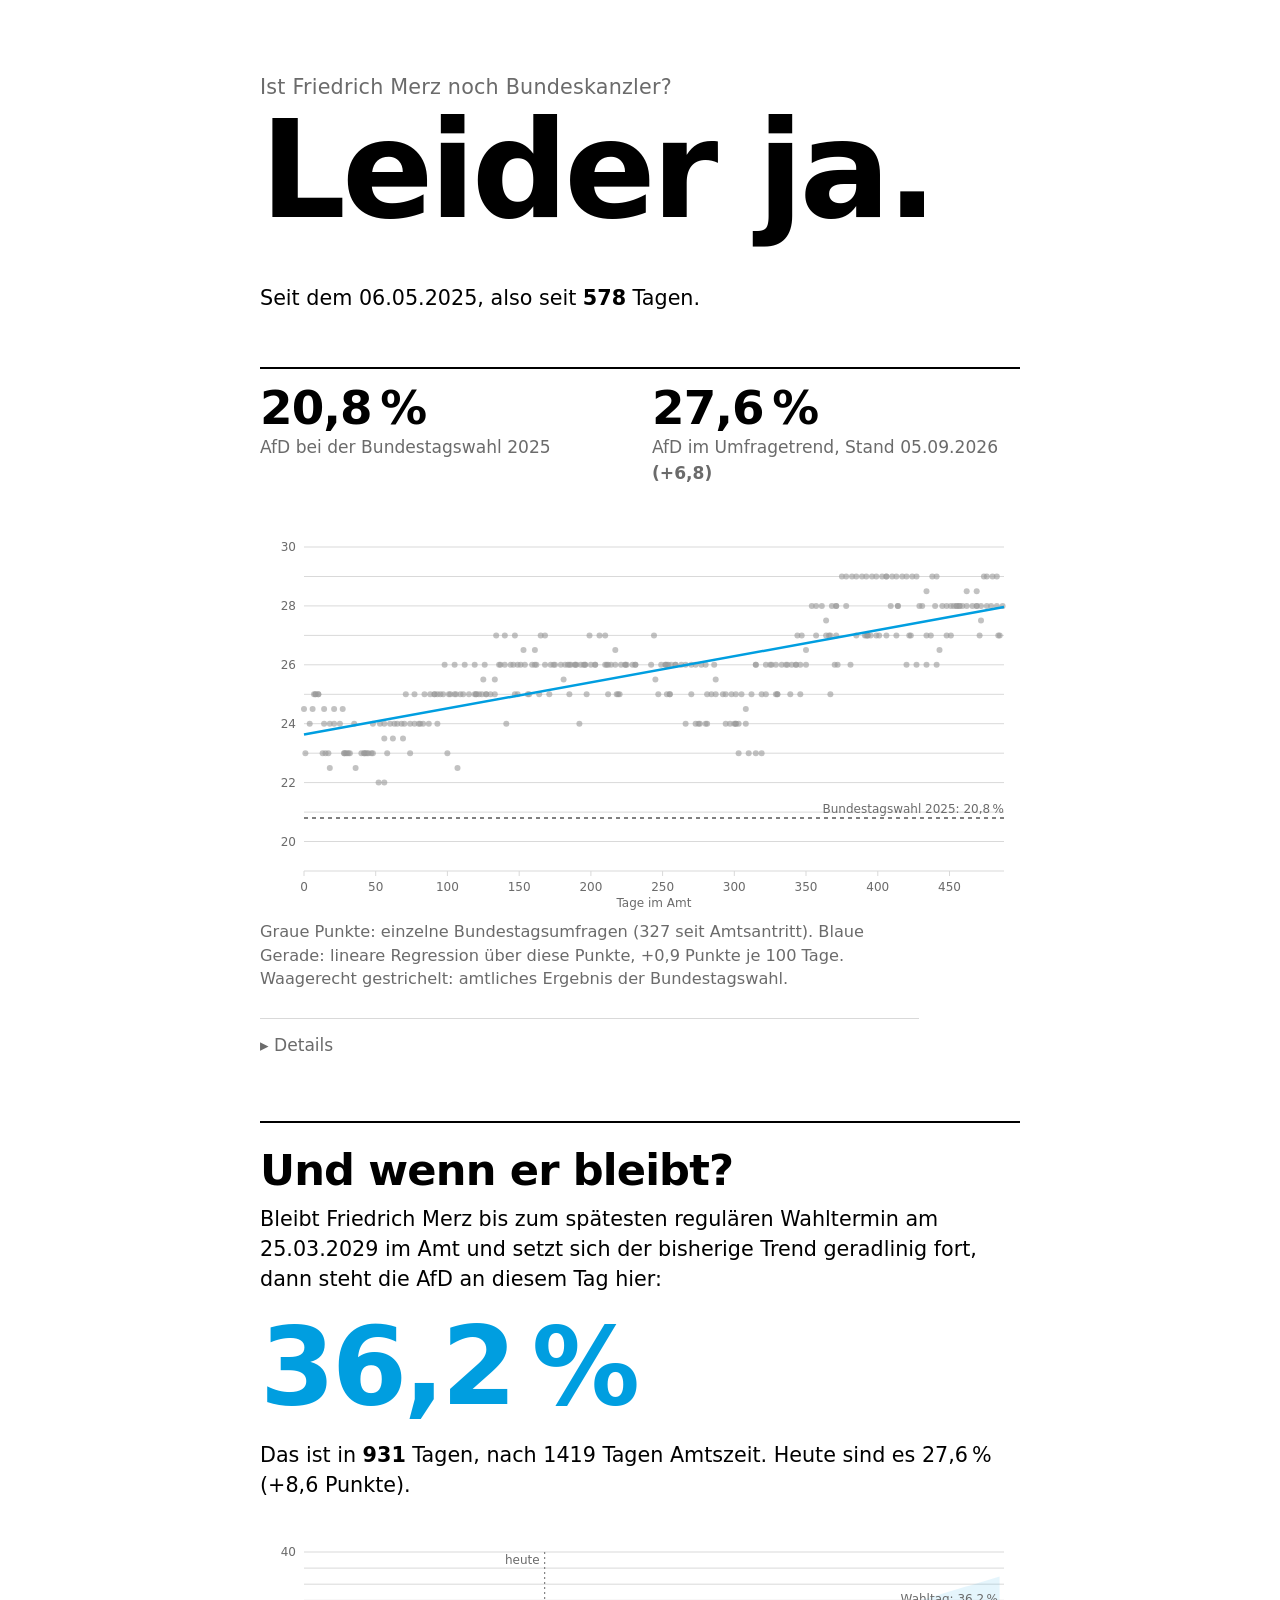
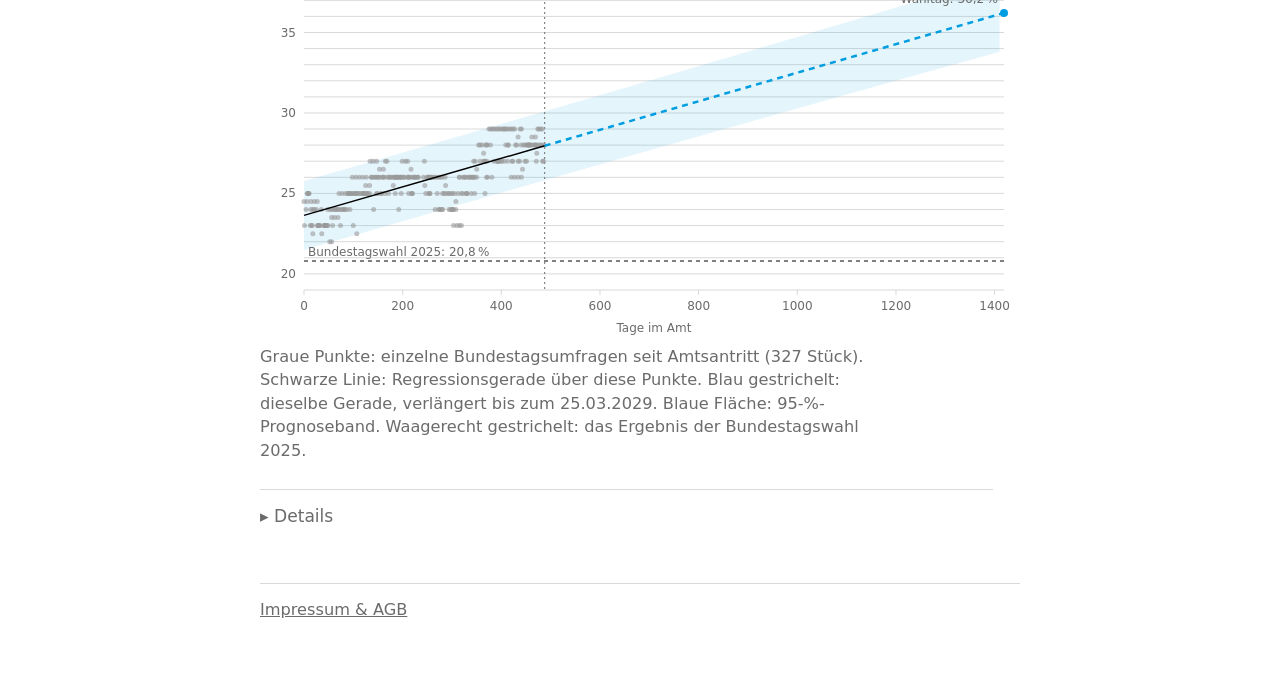
<file: site/index.html>
<!doctype html>
<html lang="de">
<head>
<meta charset="utf-8">
<meta name="viewport" content="width=device-width, initial-scale=1">
<title>Ist Merz noch Kanzler?</title>
<meta name="description" content="Tägliche Antwort auf eine einfache Frage, mit den Umfragewerten der AfD seit Amtsantritt.">
<style>
  :root {
    --ink: #000;
    --muted: #6b6b6b;
    --rule: #d9d9d9;
    --paper: #fff;
    --afd: #009ee0;   /* Parteifarbe, nur für die Trendlinie */
    --poll: #9a9a9a;
  }
  html { background: var(--paper); color: var(--ink);
         font: 18px/1.45 system-ui, -apple-system, "Segoe UI", Roboto, sans-serif; }
  body { margin: 0; }
  main { max-width: 760px; margin: 0 auto; padding: 8vh 20px 6vh; }
  h1 { font-size: 1.15rem; font-weight: 400; color: var(--muted); margin: 0 0 .25em; letter-spacing: .01em; }
  .answer { font-size: clamp(3.2rem, 12vw, 7.5rem); font-weight: 900; line-height: .95;
            letter-spacing: -.03em; margin: 0 0 .35em; }
  .day { font-size: 1.15rem; margin: 0 0 3rem; }
  .day b { font-weight: 700; font-variant-numeric: tabular-nums; }

  .pair { display: grid; grid-template-columns: 1fr 1fr; gap: 24px; margin: 0 0 2.5rem;
          border-top: 2px solid var(--ink); padding-top: 14px; }
  .pair p { margin: 0; }
  .pair .v { font-size: 2.6rem; font-weight: 800; letter-spacing: -.02em; line-height: 1.1;
             font-variant-numeric: tabular-nums; }
  .pair .l { color: var(--muted); font-size: .95rem; }
  .delta { font-weight: 700; }

  figure { margin: 0 0 1.5rem; }
  figure svg { width: 100%; height: auto; display: block; }
  figcaption { color: var(--muted); font-size: .9rem; margin-top: .5rem; max-width: 60ch; }
  .grid { stroke: var(--rule); stroke-width: 1; }
  .tick { fill: var(--muted); font-size: 12px; font-family: inherit; }
  .baseline { stroke: var(--ink); stroke-width: 1; stroke-dasharray: 4 4; }
  .poll { fill: var(--poll); opacity: .6; }
  .trend { fill: none; stroke: var(--afd); stroke-width: 2.5; stroke-linejoin: round; }
  .fit { fill: none; stroke: var(--ink); stroke-width: 1.5; }
  .fit-ext { fill: none; stroke: var(--afd); stroke-width: 2.5; stroke-dasharray: 6 5; }
  .band { fill: var(--afd); opacity: .10; }
  .marker { stroke: var(--muted); stroke-width: 1; stroke-dasharray: 2 3; }

  summary { cursor: pointer; color: var(--muted); font-size: .95rem; list-style: none; }
  summary::-webkit-details-marker { display: none; }
  summary::before { content: "\25B8\00A0"; }
  details[open] > summary::before { content: "\25BE\00A0"; }
  details[open] > summary { margin-bottom: .9rem; }
  summary:hover { color: var(--ink); }
  details.prose { border-top: 1px solid var(--rule); padding-top: 14px; margin-bottom: 1.5rem; }

  .method { border-top: 1px solid var(--rule); padding-top: 14px; color: var(--muted);
            font-size: .9rem; max-width: 64ch; }
  .method p { margin: 0 0 .7em; }
  a { color: inherit; }

  /* Textseiten (Impressum, AGB, Prognose) */
  .page-title { font-size: clamp(2rem, 7vw, 3.2rem); font-weight: 900; letter-spacing: -.03em;
                line-height: 1; margin: 0 0 1.5rem; color: var(--ink); }
  .lede { font-size: 1.15rem; margin: 0 0 2.5rem; max-width: 64ch; }
  .prose { max-width: 64ch; }
  .prose h2 { font-size: 1.05rem; font-weight: 700; letter-spacing: .02em; text-transform: uppercase;
              margin: 2.2rem 0 .6rem; border-top: 1px solid var(--rule); padding-top: 1.1rem; }
  .prose h3 { font-size: 1rem; font-weight: 700; margin: 1.4rem 0 .3rem; }
  .prose p, .prose li { font-size: 1rem; }
  .prose p { margin: 0 0 .8em; }
  .prose ul, .prose ol { margin: 0 0 .8em; padding-left: 1.3em; }
  .prose li { margin: 0 0 .3em; }
  .prose address { font-style: normal; margin: 0 0 .8em; }
  .prose .small { color: var(--muted); font-size: .9rem; }

  .projection { border-top: 2px solid var(--ink); margin-top: 3.5rem; padding-top: 1.4rem; }
  .section-head { font-size: clamp(1.6rem, 5vw, 2.4rem); font-weight: 900; letter-spacing: -.02em;
                  line-height: 1.05; margin: 0 0 .6rem; }
  .projection .lede { margin-bottom: 1.2rem; }
  .answer.proj { font-size: clamp(2.8rem, 10vw, 6rem); color: var(--afd); margin-bottom: .2em; }
  .projection .day { margin-bottom: 2rem; }
  .projection .method { margin-top: 1.5rem; }

  .backlink { display: inline-block; margin: 0 0 2rem; font-size: .95rem; color: var(--muted); }
  nav.site { border-top: 1px solid var(--rule); margin-top: 3rem; padding-top: 14px;
             color: var(--muted); font-size: .9rem; }
  nav.site a { margin-right: 1.2em; }

  @media (max-width: 480px) { .pair { grid-template-columns: 1fr; gap: 14px; } }
</style>
</head>
<body>
<main>
  <h1>Ist Friedrich Merz noch Bundeskanzler?</h1>
  <p class="answer">Leider ja.</p>
  <p class="day">Seit dem 06.05.2025, also seit <b id="days">488</b> Tagen.</p>

  <div class="pair">
    <p><span class="v">20,8&#8239;%</span><br><span class="l">AfD bei der Bundestagswahl 2025</span></p>
    <p><span class="v">27,6&#8239;%</span><br><span class="l">AfD im Umfragetrend, Stand 05.09.2026 <span class="delta">(+6,8)</span></span></p>
  </div>

  <figure>
    <svg viewBox="0 0 760 380" xmlns="http://www.w3.org/2000/svg" role="img" aria-label="AfD in Bundestagsumfragen, aufgetragen über die Tage der Amtszeit von Friedrich Merz">
<line x1="44" y1="340.0" x2="744" y2="340.0" class="grid"/>
<line x1="44" y1="310.5" x2="744" y2="310.5" class="grid"/>
<text x="36" y="314.5" class="tick" text-anchor="end">20</text>
<line x1="44" y1="281.1" x2="744" y2="281.1" class="grid"/>
<line x1="44" y1="251.6" x2="744" y2="251.6" class="grid"/>
<text x="36" y="255.6" class="tick" text-anchor="end">22</text>
<line x1="44" y1="222.2" x2="744" y2="222.2" class="grid"/>
<line x1="44" y1="192.7" x2="744" y2="192.7" class="grid"/>
<text x="36" y="196.7" class="tick" text-anchor="end">24</text>
<line x1="44" y1="163.3" x2="744" y2="163.3" class="grid"/>
<line x1="44" y1="133.8" x2="744" y2="133.8" class="grid"/>
<text x="36" y="137.8" class="tick" text-anchor="end">26</text>
<line x1="44" y1="104.4" x2="744" y2="104.4" class="grid"/>
<line x1="44" y1="74.9" x2="744" y2="74.9" class="grid"/>
<text x="36" y="78.9" class="tick" text-anchor="end">28</text>
<line x1="44" y1="45.5" x2="744" y2="45.5" class="grid"/>
<line x1="44" y1="16.0" x2="744" y2="16.0" class="grid"/>
<text x="36" y="20.0" class="tick" text-anchor="end">30</text>
<line x1="44.0" y1="340" x2="44.0" y2="345" class="grid"/>
<text x="44.0" y="360" class="tick" text-anchor="middle">0</text>
<line x1="115.7" y1="340" x2="115.7" y2="345" class="grid"/>
<text x="115.7" y="360" class="tick" text-anchor="middle">50</text>
<line x1="187.4" y1="340" x2="187.4" y2="345" class="grid"/>
<text x="187.4" y="360" class="tick" text-anchor="middle">100</text>
<line x1="259.2" y1="340" x2="259.2" y2="345" class="grid"/>
<text x="259.2" y="360" class="tick" text-anchor="middle">150</text>
<line x1="330.9" y1="340" x2="330.9" y2="345" class="grid"/>
<text x="330.9" y="360" class="tick" text-anchor="middle">200</text>
<line x1="402.6" y1="340" x2="402.6" y2="345" class="grid"/>
<text x="402.6" y="360" class="tick" text-anchor="middle">250</text>
<line x1="474.3" y1="340" x2="474.3" y2="345" class="grid"/>
<text x="474.3" y="360" class="tick" text-anchor="middle">300</text>
<line x1="546.0" y1="340" x2="546.0" y2="345" class="grid"/>
<text x="546.0" y="360" class="tick" text-anchor="middle">350</text>
<line x1="617.8" y1="340" x2="617.8" y2="345" class="grid"/>
<text x="617.8" y="360" class="tick" text-anchor="middle">400</text>
<line x1="689.5" y1="340" x2="689.5" y2="345" class="grid"/>
<text x="689.5" y="360" class="tick" text-anchor="middle">450</text>
<text x="394.0" y="376" class="tick" text-anchor="middle">Tage im Amt</text>
<line x1="44" y1="287.0" x2="744" y2="287.0" class="baseline"/>
<text x="744" y="282.0" class="tick" text-anchor="end">Bundestagswahl 2025: 20,8&#8239;%</text>
<circle cx="44.0" cy="178.0" r="3" class="poll"><title>INSA, 06.05.2025: 24,5 %</title></circle>
<circle cx="45.4" cy="222.2" r="3" class="poll"><title>Infratest dimap, 07.05.2025: 23,0 %</title></circle>
<circle cx="49.7" cy="192.7" r="3" class="poll"><title>INSA, 10.05.2025: 24,0 %</title></circle>
<circle cx="52.6" cy="178.0" r="3" class="poll"><title>INSA, 12.05.2025: 24,5 %</title></circle>
<circle cx="54.0" cy="163.3" r="3" class="poll"><title>Forsa, 13.05.2025: 25,0 %</title></circle>
<circle cx="55.5" cy="163.3" r="3" class="poll"><title>Ipsos, 14.05.2025: 25,0 %</title></circle>
<circle cx="55.5" cy="163.3" r="3" class="poll"><title>YouGov, 14.05.2025: 25,0 %</title></circle>
<circle cx="58.3" cy="163.3" r="3" class="poll"><title>INSA, 16.05.2025: 25,0 %</title></circle>
<circle cx="58.3" cy="163.3" r="3" class="poll"><title>pollytix, 16.05.2025: 25,0 %</title></circle>
<circle cx="62.6" cy="222.2" r="3" class="poll"><title>GMS, 19.05.2025: 23,0 %</title></circle>
<circle cx="64.1" cy="192.7" r="3" class="poll"><title>Forsa, 20.05.2025: 24,0 %</title></circle>
<circle cx="64.1" cy="178.0" r="3" class="poll"><title>INSA, 20.05.2025: 24,5 %</title></circle>
<circle cx="65.5" cy="222.2" r="3" class="poll"><title>Verian (Emnid), 21.05.2025: 23,0 %</title></circle>
<circle cx="68.4" cy="222.2" r="3" class="poll"><title>Forschungsgruppe Wahlen, 23.05.2025: 23,0 %</title></circle>
<circle cx="69.8" cy="236.9" r="3" class="poll"><title>Allensbach, 24.05.2025: 22,5 %</title></circle>
<circle cx="69.8" cy="192.7" r="3" class="poll"><title>INSA, 24.05.2025: 24,0 %</title></circle>
<circle cx="74.1" cy="192.7" r="3" class="poll"><title>Forsa, 27.05.2025: 24,0 %</title></circle>
<circle cx="74.1" cy="178.0" r="3" class="poll"><title>INSA, 27.05.2025: 24,5 %</title></circle>
<circle cx="79.9" cy="192.7" r="3" class="poll"><title>INSA, 31.05.2025: 24,0 %</title></circle>
<circle cx="82.7" cy="178.0" r="3" class="poll"><title>INSA, 02.06.2025: 24,5 %</title></circle>
<circle cx="84.2" cy="222.2" r="3" class="poll"><title>Forsa, 03.06.2025: 23,0 %</title></circle>
<circle cx="84.2" cy="222.2" r="3" class="poll"><title>pollytix, 03.06.2025: 23,0 %</title></circle>
<circle cx="85.6" cy="222.2" r="3" class="poll"><title>Infratest dimap, 04.06.2025: 23,0 %</title></circle>
<circle cx="87.0" cy="222.2" r="3" class="poll"><title>Ipsos, 05.06.2025: 23,0 %</title></circle>
<circle cx="88.5" cy="222.2" r="3" class="poll"><title>Forschungsgruppe Wahlen, 06.06.2025: 23,0 %</title></circle>
<circle cx="89.9" cy="222.2" r="3" class="poll"><title>INSA, 07.06.2025: 23,0 %</title></circle>
<circle cx="94.2" cy="192.7" r="3" class="poll"><title>Forsa, 10.06.2025: 24,0 %</title></circle>
<circle cx="95.6" cy="236.9" r="3" class="poll"><title>INSA, 11.06.2025: 22,5 %</title></circle>
<circle cx="101.4" cy="222.2" r="3" class="poll"><title>INSA, 15.06.2025: 23,0 %</title></circle>
<circle cx="104.2" cy="222.2" r="3" class="poll"><title>Forsa, 17.06.2025: 23,0 %</title></circle>
<circle cx="104.2" cy="222.2" r="3" class="poll"><title>INSA, 17.06.2025: 23,0 %</title></circle>
<circle cx="105.7" cy="222.2" r="3" class="poll"><title>YouGov, 18.06.2025: 23,0 %</title></circle>
<circle cx="107.1" cy="222.2" r="3" class="poll"><title>Verian (Emnid), 19.06.2025: 23,0 %</title></circle>
<circle cx="108.5" cy="222.2" r="3" class="poll"><title>Allensbach, 20.06.2025: 23,0 %</title></circle>
<circle cx="111.4" cy="222.2" r="3" class="poll"><title>INSA, 22.06.2025: 23,0 %</title></circle>
<circle cx="112.9" cy="192.7" r="3" class="poll"><title>Forsa, 23.06.2025: 24,0 %</title></circle>
<circle cx="112.9" cy="222.2" r="3" class="poll"><title>INSA, 23.06.2025: 23,0 %</title></circle>
<circle cx="118.6" cy="251.6" r="3" class="poll"><title>Forschungsgruppe Wahlen, 27.06.2025: 22,0 %</title></circle>
<circle cx="120.0" cy="192.7" r="3" class="poll"><title>INSA, 28.06.2025: 24,0 %</title></circle>
<circle cx="124.3" cy="192.7" r="3" class="poll"><title>Forsa, 01.07.2025: 24,0 %</title></circle>
<circle cx="124.3" cy="251.6" r="3" class="poll"><title>GMS, 01.07.2025: 22,0 %</title></circle>
<circle cx="124.3" cy="207.5" r="3" class="poll"><title>INSA, 01.07.2025: 23,5 %</title></circle>
<circle cx="127.2" cy="222.2" r="3" class="poll"><title>Infratest dimap, 03.07.2025: 23,0 %</title></circle>
<circle cx="130.1" cy="192.7" r="3" class="poll"><title>INSA, 05.07.2025: 24,0 %</title></circle>
<circle cx="132.9" cy="207.5" r="3" class="poll"><title>INSA, 07.07.2025: 23,5 %</title></circle>
<circle cx="134.4" cy="192.7" r="3" class="poll"><title>Forsa, 08.07.2025: 24,0 %</title></circle>
<circle cx="137.2" cy="192.7" r="3" class="poll"><title>Ipsos, 10.07.2025: 24,0 %</title></circle>
<circle cx="141.5" cy="192.7" r="3" class="poll"><title>INSA, 13.07.2025: 24,0 %</title></circle>
<circle cx="143.0" cy="207.5" r="3" class="poll"><title>INSA, 14.07.2025: 23,5 %</title></circle>
<circle cx="144.4" cy="192.7" r="3" class="poll"><title>Forsa, 15.07.2025: 24,0 %</title></circle>
<circle cx="145.8" cy="163.3" r="3" class="poll"><title>YouGov, 16.07.2025: 25,0 %</title></circle>
<circle cx="150.1" cy="222.2" r="3" class="poll"><title>Allensbach, 19.07.2025: 23,0 %</title></circle>
<circle cx="150.1" cy="192.7" r="3" class="poll"><title>INSA, 19.07.2025: 24,0 %</title></circle>
<circle cx="154.5" cy="163.3" r="3" class="poll"><title>Forsa, 22.07.2025: 25,0 %</title></circle>
<circle cx="154.5" cy="192.7" r="3" class="poll"><title>INSA, 22.07.2025: 24,0 %</title></circle>
<circle cx="158.8" cy="192.7" r="3" class="poll"><title>Forschungsgruppe Wahlen, 25.07.2025: 24,0 %</title></circle>
<circle cx="160.2" cy="192.7" r="3" class="poll"><title>INSA, 26.07.2025: 24,0 %</title></circle>
<circle cx="163.1" cy="192.7" r="3" class="poll"><title>INSA, 28.07.2025: 24,0 %</title></circle>
<circle cx="164.5" cy="163.3" r="3" class="poll"><title>Forsa, 29.07.2025: 25,0 %</title></circle>
<circle cx="168.8" cy="192.7" r="3" class="poll"><title>Verian (Emnid), 01.08.2025: 24,0 %</title></circle>
<circle cx="170.2" cy="163.3" r="3" class="poll"><title>INSA, 02.08.2025: 25,0 %</title></circle>
<circle cx="174.5" cy="163.3" r="3" class="poll"><title>Forsa, 05.08.2025: 25,0 %</title></circle>
<circle cx="174.5" cy="163.3" r="3" class="poll"><title>INSA, 05.08.2025: 25,0 %</title></circle>
<circle cx="177.4" cy="192.7" r="3" class="poll"><title>Infratest dimap, 07.08.2025: 24,0 %</title></circle>
<circle cx="177.4" cy="163.3" r="3" class="poll"><title>Ipsos, 07.08.2025: 25,0 %</title></circle>
<circle cx="180.3" cy="163.3" r="3" class="poll"><title>INSA, 09.08.2025: 25,0 %</title></circle>
<circle cx="183.1" cy="163.3" r="3" class="poll"><title>INSA, 11.08.2025: 25,0 %</title></circle>
<circle cx="184.6" cy="133.8" r="3" class="poll"><title>Forsa, 12.08.2025: 26,0 %</title></circle>
<circle cx="187.4" cy="222.2" r="3" class="poll"><title>Forschungsgruppe Wahlen, 14.08.2025: 23,0 %</title></circle>
<circle cx="188.9" cy="163.3" r="3" class="poll"><title>Verian (Emnid), 15.08.2025: 25,0 %</title></circle>
<circle cx="190.3" cy="163.3" r="3" class="poll"><title>INSA, 16.08.2025: 25,0 %</title></circle>
<circle cx="194.6" cy="133.8" r="3" class="poll"><title>Forsa, 19.08.2025: 26,0 %</title></circle>
<circle cx="194.6" cy="163.3" r="3" class="poll"><title>INSA, 19.08.2025: 25,0 %</title></circle>
<circle cx="196.0" cy="163.3" r="3" class="poll"><title>YouGov, 20.08.2025: 25,0 %</title></circle>
<circle cx="197.5" cy="236.9" r="3" class="poll"><title>Allensbach, 21.08.2025: 22,5 %</title></circle>
<circle cx="200.4" cy="163.3" r="3" class="poll"><title>INSA, 23.08.2025: 25,0 %</title></circle>
<circle cx="203.2" cy="163.3" r="3" class="poll"><title>INSA, 25.08.2025: 25,0 %</title></circle>
<circle cx="204.7" cy="133.8" r="3" class="poll"><title>Forsa, 26.08.2025: 26,0 %</title></circle>
<circle cx="209.0" cy="163.3" r="3" class="poll"><title>INSA, 29.08.2025: 25,0 %</title></circle>
<circle cx="214.7" cy="133.8" r="3" class="poll"><title>Forsa, 02.09.2025: 26,0 %</title></circle>
<circle cx="214.7" cy="163.3" r="3" class="poll"><title>INSA, 02.09.2025: 25,0 %</title></circle>
<circle cx="216.1" cy="163.3" r="3" class="poll"><title>Infratest dimap, 03.09.2025: 25,0 %</title></circle>
<circle cx="216.1" cy="163.3" r="3" class="poll"><title>pollytix, 03.09.2025: 25,0 %</title></circle>
<circle cx="219.0" cy="163.3" r="3" class="poll"><title>Forschungsgruppe Wahlen, 05.09.2025: 25,0 %</title></circle>
<circle cx="221.9" cy="163.3" r="3" class="poll"><title>INSA, 07.09.2025: 25,0 %</title></circle>
<circle cx="223.3" cy="148.5" r="3" class="poll"><title>INSA, 08.09.2025: 25,5 %</title></circle>
<circle cx="224.7" cy="133.8" r="3" class="poll"><title>Forsa, 09.09.2025: 26,0 %</title></circle>
<circle cx="226.2" cy="163.3" r="3" class="poll"><title>Ipsos, 10.09.2025: 25,0 %</title></circle>
<circle cx="226.2" cy="163.3" r="3" class="poll"><title>Verian (Emnid), 10.09.2025: 25,0 %</title></circle>
<circle cx="230.5" cy="163.3" r="3" class="poll"><title>INSA, 13.09.2025: 25,0 %</title></circle>
<circle cx="234.8" cy="163.3" r="3" class="poll"><title>Forsa, 16.09.2025: 25,0 %</title></circle>
<circle cx="234.8" cy="148.5" r="3" class="poll"><title>INSA, 16.09.2025: 25,5 %</title></circle>
<circle cx="236.2" cy="104.4" r="3" class="poll"><title>YouGov, 17.09.2025: 27,0 %</title></circle>
<circle cx="239.1" cy="133.8" r="3" class="poll"><title>Forschungsgruppe Wahlen, 19.09.2025: 26,0 %</title></circle>
<circle cx="240.5" cy="133.8" r="3" class="poll"><title>INSA, 20.09.2025: 26,0 %</title></circle>
<circle cx="244.8" cy="104.4" r="3" class="poll"><title>Forsa, 23.09.2025: 27,0 %</title></circle>
<circle cx="244.8" cy="133.8" r="3" class="poll"><title>INSA, 23.09.2025: 26,0 %</title></circle>
<circle cx="246.3" cy="192.7" r="3" class="poll"><title>Allensbach, 24.09.2025: 24,0 %</title></circle>
<circle cx="250.6" cy="133.8" r="3" class="poll"><title>INSA, 27.09.2025: 26,0 %</title></circle>
<circle cx="253.4" cy="133.8" r="3" class="poll"><title>INSA, 29.09.2025: 26,0 %</title></circle>
<circle cx="254.9" cy="104.4" r="3" class="poll"><title>Forsa, 30.09.2025: 27,0 %</title></circle>
<circle cx="254.9" cy="163.3" r="3" class="poll"><title>GMS, 30.09.2025: 25,0 %</title></circle>
<circle cx="257.7" cy="163.3" r="3" class="poll"><title>Forschungsgruppe Wahlen, 02.10.2025: 25,0 %</title></circle>
<circle cx="257.7" cy="133.8" r="3" class="poll"><title>Infratest dimap, 02.10.2025: 26,0 %</title></circle>
<circle cx="260.6" cy="133.8" r="3" class="poll"><title>INSA, 04.10.2025: 26,0 %</title></circle>
<circle cx="263.5" cy="119.1" r="3" class="poll"><title>INSA, 06.10.2025: 26,5 %</title></circle>
<circle cx="264.9" cy="133.8" r="3" class="poll"><title>Forsa, 07.10.2025: 26,0 %</title></circle>
<circle cx="267.8" cy="163.3" r="3" class="poll"><title>Ipsos, 09.10.2025: 25,0 %</title></circle>
<circle cx="269.2" cy="163.3" r="3" class="poll"><title>Verian (Emnid), 10.10.2025: 25,0 %</title></circle>
<circle cx="272.1" cy="133.8" r="3" class="poll"><title>INSA, 12.10.2025: 26,0 %</title></circle>
<circle cx="274.9" cy="133.8" r="3" class="poll"><title>Forsa, 14.10.2025: 26,0 %</title></circle>
<circle cx="274.9" cy="119.1" r="3" class="poll"><title>INSA, 14.10.2025: 26,5 %</title></circle>
<circle cx="276.4" cy="133.8" r="3" class="poll"><title>YouGov, 15.10.2025: 26,0 %</title></circle>
<circle cx="279.2" cy="163.3" r="3" class="poll"><title>Allensbach, 17.10.2025: 25,0 %</title></circle>
<circle cx="280.7" cy="104.4" r="3" class="poll"><title>INSA, 18.10.2025: 27,0 %</title></circle>
<circle cx="285.0" cy="133.8" r="3" class="poll"><title>Forsa, 21.10.2025: 26,0 %</title></circle>
<circle cx="285.0" cy="104.4" r="3" class="poll"><title>INSA, 21.10.2025: 27,0 %</title></circle>
<circle cx="289.3" cy="163.3" r="3" class="poll"><title>Forschungsgruppe Wahlen, 24.10.2025: 25,0 %</title></circle>
<circle cx="290.7" cy="133.8" r="3" class="poll"><title>INSA, 25.10.2025: 26,0 %</title></circle>
<circle cx="293.6" cy="133.8" r="3" class="poll"><title>INSA, 27.10.2025: 26,0 %</title></circle>
<circle cx="295.0" cy="133.8" r="3" class="poll"><title>Forsa, 28.10.2025: 26,0 %</title></circle>
<circle cx="300.8" cy="133.8" r="3" class="poll"><title>INSA, 01.11.2025: 26,0 %</title></circle>
<circle cx="303.6" cy="148.5" r="3" class="poll"><title>INSA, 03.11.2025: 25,5 %</title></circle>
<circle cx="305.1" cy="133.8" r="3" class="poll"><title>Forsa, 04.11.2025: 26,0 %</title></circle>
<circle cx="307.9" cy="133.8" r="3" class="poll"><title>Infratest dimap, 06.11.2025: 26,0 %</title></circle>
<circle cx="309.4" cy="133.8" r="3" class="poll"><title>Forschungsgruppe Wahlen, 07.11.2025: 26,0 %</title></circle>
<circle cx="309.4" cy="163.3" r="3" class="poll"><title>Verian (Emnid), 07.11.2025: 25,0 %</title></circle>
<circle cx="310.8" cy="133.8" r="3" class="poll"><title>INSA, 08.11.2025: 26,0 %</title></circle>
<circle cx="315.1" cy="133.8" r="3" class="poll"><title>Forsa, 11.11.2025: 26,0 %</title></circle>
<circle cx="315.1" cy="133.8" r="3" class="poll"><title>INSA, 11.11.2025: 26,0 %</title></circle>
<circle cx="316.5" cy="133.8" r="3" class="poll"><title>Ipsos, 12.11.2025: 26,0 %</title></circle>
<circle cx="319.4" cy="192.7" r="3" class="poll"><title>Allensbach, 14.11.2025: 24,0 %</title></circle>
<circle cx="320.8" cy="133.8" r="3" class="poll"><title>INSA, 15.11.2025: 26,0 %</title></circle>
<circle cx="323.7" cy="133.8" r="3" class="poll"><title>GMS, 17.11.2025: 26,0 %</title></circle>
<circle cx="325.1" cy="133.8" r="3" class="poll"><title>Forsa, 18.11.2025: 26,0 %</title></circle>
<circle cx="325.1" cy="133.8" r="3" class="poll"><title>INSA, 18.11.2025: 26,0 %</title></circle>
<circle cx="326.6" cy="163.3" r="3" class="poll"><title>YouGov, 19.11.2025: 25,0 %</title></circle>
<circle cx="329.5" cy="104.4" r="3" class="poll"><title>Forschungsgruppe Wahlen, 21.11.2025: 27,0 %</title></circle>
<circle cx="330.9" cy="133.8" r="3" class="poll"><title>INSA, 22.11.2025: 26,0 %</title></circle>
<circle cx="335.2" cy="133.8" r="3" class="poll"><title>Forsa, 25.11.2025: 26,0 %</title></circle>
<circle cx="335.2" cy="133.8" r="3" class="poll"><title>INSA, 25.11.2025: 26,0 %</title></circle>
<circle cx="339.5" cy="104.4" r="3" class="poll"><title>INSA, 28.11.2025: 27,0 %</title></circle>
<circle cx="345.2" cy="133.8" r="3" class="poll"><title>Forsa, 02.12.2025: 26,0 %</title></circle>
<circle cx="345.2" cy="104.4" r="3" class="poll"><title>INSA, 02.12.2025: 27,0 %</title></circle>
<circle cx="346.7" cy="133.8" r="3" class="poll"><title>pollytix, 03.12.2025: 26,0 %</title></circle>
<circle cx="348.1" cy="163.3" r="3" class="poll"><title>Infratest dimap, 04.12.2025: 25,0 %</title></circle>
<circle cx="348.1" cy="133.8" r="3" class="poll"><title>Ipsos, 04.12.2025: 26,0 %</title></circle>
<circle cx="351.0" cy="133.8" r="3" class="poll"><title>INSA, 06.12.2025: 26,0 %</title></circle>
<circle cx="355.3" cy="133.8" r="3" class="poll"><title>Forsa, 09.12.2025: 26,0 %</title></circle>
<circle cx="355.3" cy="119.1" r="3" class="poll"><title>INSA, 09.12.2025: 26,5 %</title></circle>
<circle cx="356.7" cy="163.3" r="3" class="poll"><title>Verian (Emnid), 10.12.2025: 25,0 %</title></circle>
<circle cx="358.1" cy="163.3" r="3" class="poll"><title>Allensbach, 11.12.2025: 25,0 %</title></circle>
<circle cx="359.6" cy="163.3" r="3" class="poll"><title>Forschungsgruppe Wahlen, 12.12.2025: 25,0 %</title></circle>
<circle cx="361.0" cy="133.8" r="3" class="poll"><title>INSA, 13.12.2025: 26,0 %</title></circle>
<circle cx="365.3" cy="133.8" r="3" class="poll"><title>Forsa, 16.12.2025: 26,0 %</title></circle>
<circle cx="365.3" cy="133.8" r="3" class="poll"><title>INSA, 16.12.2025: 26,0 %</title></circle>
<circle cx="366.7" cy="133.8" r="3" class="poll"><title>YouGov, 17.12.2025: 26,0 %</title></circle>
<circle cx="372.5" cy="133.8" r="3" class="poll"><title>INSA, 21.12.2025: 26,0 %</title></circle>
<circle cx="375.4" cy="133.8" r="3" class="poll"><title>Forsa, 23.12.2025: 26,0 %</title></circle>
<circle cx="375.4" cy="133.8" r="3" class="poll"><title>INSA, 23.12.2025: 26,0 %</title></circle>
<circle cx="391.1" cy="133.8" r="3" class="poll"><title>INSA, 03.01.2026: 26,0 %</title></circle>
<circle cx="394.0" cy="104.4" r="3" class="poll"><title>GMS, 05.01.2026: 27,0 %</title></circle>
<circle cx="395.4" cy="148.5" r="3" class="poll"><title>INSA, 06.01.2026: 25,5 %</title></circle>
<circle cx="398.3" cy="163.3" r="3" class="poll"><title>Infratest dimap, 08.01.2026: 25,0 %</title></circle>
<circle cx="401.2" cy="133.8" r="3" class="poll"><title>INSA, 10.01.2026: 26,0 %</title></circle>
<circle cx="405.5" cy="133.8" r="3" class="poll"><title>Forsa, 13.01.2026: 26,0 %</title></circle>
<circle cx="405.5" cy="133.8" r="3" class="poll"><title>INSA, 13.01.2026: 26,0 %</title></circle>
<circle cx="406.9" cy="163.3" r="3" class="poll"><title>YouGov, 14.01.2026: 25,0 %</title></circle>
<circle cx="406.9" cy="133.8" r="3" class="poll"><title>pollytix, 14.01.2026: 26,0 %</title></circle>
<circle cx="408.3" cy="133.8" r="3" class="poll"><title>Ipsos, 15.01.2026: 26,0 %</title></circle>
<circle cx="409.8" cy="163.3" r="3" class="poll"><title>Forschungsgruppe Wahlen, 16.01.2026: 25,0 %</title></circle>
<circle cx="409.8" cy="163.3" r="3" class="poll"><title>Verian (Emnid), 16.01.2026: 25,0 %</title></circle>
<circle cx="411.2" cy="133.8" r="3" class="poll"><title>INSA, 17.01.2026: 26,0 %</title></circle>
<circle cx="415.5" cy="133.8" r="3" class="poll"><title>Forsa, 20.01.2026: 26,0 %</title></circle>
<circle cx="415.5" cy="133.8" r="3" class="poll"><title>INSA, 20.01.2026: 26,0 %</title></circle>
<circle cx="421.3" cy="133.8" r="3" class="poll"><title>INSA, 24.01.2026: 26,0 %</title></circle>
<circle cx="425.6" cy="192.7" r="3" class="poll"><title>Forsa, 27.01.2026: 24,0 %</title></circle>
<circle cx="425.6" cy="133.8" r="3" class="poll"><title>INSA, 27.01.2026: 26,0 %</title></circle>
<circle cx="431.3" cy="163.3" r="3" class="poll"><title>Allensbach, 31.01.2026: 25,0 %</title></circle>
<circle cx="431.3" cy="133.8" r="3" class="poll"><title>INSA, 31.01.2026: 26,0 %</title></circle>
<circle cx="435.6" cy="192.7" r="3" class="poll"><title>Forsa, 03.02.2026: 24,0 %</title></circle>
<circle cx="435.6" cy="133.8" r="3" class="poll"><title>INSA, 03.02.2026: 26,0 %</title></circle>
<circle cx="438.5" cy="192.7" r="3" class="poll"><title>Infratest dimap, 05.02.2026: 24,0 %</title></circle>
<circle cx="439.9" cy="192.7" r="3" class="poll"><title>Forschungsgruppe Wahlen, 06.02.2026: 24,0 %</title></circle>
<circle cx="441.3" cy="133.8" r="3" class="poll"><title>INSA, 07.02.2026: 26,0 %</title></circle>
<circle cx="445.6" cy="192.7" r="3" class="poll"><title>Forsa, 10.02.2026: 24,0 %</title></circle>
<circle cx="445.6" cy="133.8" r="3" class="poll"><title>INSA, 10.02.2026: 26,0 %</title></circle>
<circle cx="447.1" cy="192.7" r="3" class="poll"><title>Verian (Emnid), 11.02.2026: 24,0 %</title></circle>
<circle cx="447.1" cy="163.3" r="3" class="poll"><title>YouGov, 11.02.2026: 25,0 %</title></circle>
<circle cx="451.4" cy="163.3" r="3" class="poll"><title>INSA, 14.02.2026: 25,0 %</title></circle>
<circle cx="454.2" cy="133.8" r="3" class="poll"><title>Ipsos, 16.02.2026: 26,0 %</title></circle>
<circle cx="455.7" cy="163.3" r="3" class="poll"><title>Forsa, 17.02.2026: 25,0 %</title></circle>
<circle cx="455.7" cy="148.5" r="3" class="poll"><title>INSA, 17.02.2026: 25,5 %</title></circle>
<circle cx="462.9" cy="163.3" r="3" class="poll"><title>INSA, 22.02.2026: 25,0 %</title></circle>
<circle cx="465.7" cy="192.7" r="3" class="poll"><title>Forsa, 24.02.2026: 24,0 %</title></circle>
<circle cx="465.7" cy="163.3" r="3" class="poll"><title>INSA, 24.02.2026: 25,0 %</title></circle>
<circle cx="470.0" cy="192.7" r="3" class="poll"><title>Forschungsgruppe Wahlen, 27.02.2026: 24,0 %</title></circle>
<circle cx="471.5" cy="163.3" r="3" class="poll"><title>INSA, 28.02.2026: 25,0 %</title></circle>
<circle cx="474.3" cy="192.7" r="3" class="poll"><title>Allensbach, 02.03.2026: 24,0 %</title></circle>
<circle cx="475.8" cy="192.7" r="3" class="poll"><title>Forsa, 03.03.2026: 24,0 %</title></circle>
<circle cx="475.8" cy="192.7" r="3" class="poll"><title>GMS, 03.03.2026: 24,0 %</title></circle>
<circle cx="475.8" cy="163.3" r="3" class="poll"><title>INSA, 03.03.2026: 25,0 %</title></circle>
<circle cx="478.6" cy="222.2" r="3" class="poll"><title>Infratest dimap, 05.03.2026: 23,0 %</title></circle>
<circle cx="478.6" cy="192.7" r="3" class="poll"><title>Ipsos, 05.03.2026: 24,0 %</title></circle>
<circle cx="481.5" cy="163.3" r="3" class="poll"><title>INSA, 07.03.2026: 25,0 %</title></circle>
<circle cx="485.8" cy="192.7" r="3" class="poll"><title>Forsa, 10.03.2026: 24,0 %</title></circle>
<circle cx="485.8" cy="178.0" r="3" class="poll"><title>INSA, 10.03.2026: 24,5 %</title></circle>
<circle cx="488.7" cy="222.2" r="3" class="poll"><title>Verian (Emnid), 12.03.2026: 23,0 %</title></circle>
<circle cx="491.5" cy="163.3" r="3" class="poll"><title>INSA, 14.03.2026: 25,0 %</title></circle>
<circle cx="495.8" cy="222.2" r="3" class="poll"><title>Forsa, 17.03.2026: 23,0 %</title></circle>
<circle cx="495.8" cy="133.8" r="3" class="poll"><title>INSA, 17.03.2026: 26,0 %</title></circle>
<circle cx="495.8" cy="133.8" r="3" class="poll"><title>YouGov, 17.03.2026: 26,0 %</title></circle>
<circle cx="501.6" cy="222.2" r="3" class="poll"><title>Allensbach, 21.03.2026: 23,0 %</title></circle>
<circle cx="501.6" cy="163.3" r="3" class="poll"><title>INSA, 21.03.2026: 25,0 %</title></circle>
<circle cx="505.9" cy="163.3" r="3" class="poll"><title>Forsa, 24.03.2026: 25,0 %</title></circle>
<circle cx="505.9" cy="133.8" r="3" class="poll"><title>INSA, 24.03.2026: 26,0 %</title></circle>
<circle cx="510.2" cy="133.8" r="3" class="poll"><title>Forschungsgruppe Wahlen, 27.03.2026: 26,0 %</title></circle>
<circle cx="511.6" cy="133.8" r="3" class="poll"><title>INSA, 28.03.2026: 26,0 %</title></circle>
<circle cx="515.9" cy="163.3" r="3" class="poll"><title>Forsa, 31.03.2026: 25,0 %</title></circle>
<circle cx="515.9" cy="133.8" r="3" class="poll"><title>INSA, 31.03.2026: 26,0 %</title></circle>
<circle cx="517.4" cy="163.3" r="3" class="poll"><title>Infratest dimap, 01.04.2026: 25,0 %</title></circle>
<circle cx="517.4" cy="163.3" r="3" class="poll"><title>Ipsos, 01.04.2026: 25,0 %</title></circle>
<circle cx="521.7" cy="133.8" r="3" class="poll"><title>INSA, 04.04.2026: 26,0 %</title></circle>
<circle cx="526.0" cy="133.8" r="3" class="poll"><title>Forsa, 07.04.2026: 26,0 %</title></circle>
<circle cx="527.4" cy="133.8" r="3" class="poll"><title>INSA, 08.04.2026: 26,0 %</title></circle>
<circle cx="530.3" cy="163.3" r="3" class="poll"><title>Verian (Emnid), 10.04.2026: 25,0 %</title></circle>
<circle cx="531.7" cy="133.8" r="3" class="poll"><title>INSA, 11.04.2026: 26,0 %</title></circle>
<circle cx="536.0" cy="133.8" r="3" class="poll"><title>Forsa, 14.04.2026: 26,0 %</title></circle>
<circle cx="536.0" cy="133.8" r="3" class="poll"><title>INSA, 14.04.2026: 26,0 %</title></circle>
<circle cx="537.4" cy="104.4" r="3" class="poll"><title>YouGov, 15.04.2026: 27,0 %</title></circle>
<circle cx="540.3" cy="163.3" r="3" class="poll"><title>Allensbach, 17.04.2026: 25,0 %</title></circle>
<circle cx="540.3" cy="133.8" r="3" class="poll"><title>Forschungsgruppe Wahlen, 17.04.2026: 26,0 %</title></circle>
<circle cx="541.7" cy="104.4" r="3" class="poll"><title>INSA, 18.04.2026: 27,0 %</title></circle>
<circle cx="546.0" cy="133.8" r="3" class="poll"><title>Forsa, 21.04.2026: 26,0 %</title></circle>
<circle cx="546.0" cy="119.1" r="3" class="poll"><title>INSA, 21.04.2026: 26,5 %</title></circle>
<circle cx="551.8" cy="74.9" r="3" class="poll"><title>INSA, 25.04.2026: 28,0 %</title></circle>
<circle cx="556.1" cy="104.4" r="3" class="poll"><title>Forsa, 28.04.2026: 27,0 %</title></circle>
<circle cx="556.1" cy="74.9" r="3" class="poll"><title>INSA, 28.04.2026: 28,0 %</title></circle>
<circle cx="561.8" cy="74.9" r="3" class="poll"><title>INSA, 02.05.2026: 28,0 %</title></circle>
<circle cx="566.1" cy="104.4" r="3" class="poll"><title>Forsa, 05.05.2026: 27,0 %</title></circle>
<circle cx="566.1" cy="89.6" r="3" class="poll"><title>INSA, 05.05.2026: 27,5 %</title></circle>
<circle cx="569.0" cy="104.4" r="3" class="poll"><title>Infratest dimap, 07.05.2026: 27,0 %</title></circle>
<circle cx="570.4" cy="104.4" r="3" class="poll"><title>Forschungsgruppe Wahlen, 08.05.2026: 27,0 %</title></circle>
<circle cx="570.4" cy="163.3" r="3" class="poll"><title>Verian (Emnid), 08.05.2026: 25,0 %</title></circle>
<circle cx="571.9" cy="74.9" r="3" class="poll"><title>INSA, 09.05.2026: 28,0 %</title></circle>
<circle cx="574.7" cy="133.8" r="3" class="poll"><title>Allensbach, 11.05.2026: 26,0 %</title></circle>
<circle cx="576.2" cy="104.4" r="3" class="poll"><title>Forsa, 12.05.2026: 27,0 %</title></circle>
<circle cx="576.2" cy="74.9" r="3" class="poll"><title>INSA, 12.05.2026: 28,0 %</title></circle>
<circle cx="576.2" cy="74.9" r="3" class="poll"><title>YouGov, 12.05.2026: 28,0 %</title></circle>
<circle cx="577.6" cy="133.8" r="3" class="poll"><title>Ipsos, 13.05.2026: 26,0 %</title></circle>
<circle cx="581.9" cy="45.5" r="3" class="poll"><title>INSA, 16.05.2026: 29,0 %</title></circle>
<circle cx="586.2" cy="74.9" r="3" class="poll"><title>Forsa, 19.05.2026: 28,0 %</title></circle>
<circle cx="586.2" cy="45.5" r="3" class="poll"><title>INSA, 19.05.2026: 29,0 %</title></circle>
<circle cx="590.5" cy="133.8" r="3" class="poll"><title>Forschungsgruppe Wahlen, 22.05.2026: 26,0 %</title></circle>
<circle cx="592.0" cy="45.5" r="3" class="poll"><title>INSA, 23.05.2026: 29,0 %</title></circle>
<circle cx="596.3" cy="104.4" r="3" class="poll"><title>Forsa, 26.05.2026: 27,0 %</title></circle>
<circle cx="596.3" cy="45.5" r="3" class="poll"><title>INSA, 26.05.2026: 29,0 %</title></circle>
<circle cx="602.0" cy="45.5" r="3" class="poll"><title>INSA, 30.05.2026: 29,0 %</title></circle>
<circle cx="604.9" cy="104.4" r="3" class="poll"><title>GMS, 01.06.2026: 27,0 %</title></circle>
<circle cx="606.3" cy="104.4" r="3" class="poll"><title>Forsa, 02.06.2026: 27,0 %</title></circle>
<circle cx="606.3" cy="45.5" r="3" class="poll"><title>INSA, 02.06.2026: 29,0 %</title></circle>
<circle cx="607.7" cy="104.4" r="3" class="poll"><title>Infratest dimap, 03.06.2026: 27,0 %</title></circle>
<circle cx="607.7" cy="104.4" r="3" class="poll"><title>Verian (Emnid), 03.06.2026: 27,0 %</title></circle>
<circle cx="610.6" cy="104.4" r="3" class="poll"><title>Forschungsgruppe Wahlen, 05.06.2026: 27,0 %</title></circle>
<circle cx="612.0" cy="45.5" r="3" class="poll"><title>INSA, 06.06.2026: 29,0 %</title></circle>
<circle cx="616.3" cy="104.4" r="3" class="poll"><title>Forsa, 09.06.2026: 27,0 %</title></circle>
<circle cx="616.3" cy="45.5" r="3" class="poll"><title>INSA, 09.06.2026: 29,0 %</title></circle>
<circle cx="619.2" cy="104.4" r="3" class="poll"><title>Ipsos, 11.06.2026: 27,0 %</title></circle>
<circle cx="622.1" cy="45.5" r="3" class="poll"><title>INSA, 13.06.2026: 29,0 %</title></circle>
<circle cx="626.4" cy="104.4" r="3" class="poll"><title>Forsa, 16.06.2026: 27,0 %</title></circle>
<circle cx="626.4" cy="45.5" r="3" class="poll"><title>INSA, 16.06.2026: 29,0 %</title></circle>
<circle cx="626.4" cy="45.5" r="3" class="poll"><title>YouGov, 16.06.2026: 29,0 %</title></circle>
<circle cx="630.7" cy="74.9" r="3" class="poll"><title>Forschungsgruppe Wahlen, 19.06.2026: 28,0 %</title></circle>
<circle cx="632.1" cy="45.5" r="3" class="poll"><title>INSA, 20.06.2026: 29,0 %</title></circle>
<circle cx="636.4" cy="104.4" r="3" class="poll"><title>Forsa, 23.06.2026: 27,0 %</title></circle>
<circle cx="636.4" cy="45.5" r="3" class="poll"><title>INSA, 23.06.2026: 29,0 %</title></circle>
<circle cx="637.9" cy="74.9" r="3" class="poll"><title>Allensbach, 24.06.2026: 28,0 %</title></circle>
<circle cx="637.9" cy="74.9" r="3" class="poll"><title>pollytix, 24.06.2026: 28,0 %</title></circle>
<circle cx="642.2" cy="45.5" r="3" class="poll"><title>INSA, 27.06.2026: 29,0 %</title></circle>
<circle cx="646.5" cy="133.8" r="3" class="poll"><title>Forsa, 30.06.2026: 26,0 %</title></circle>
<circle cx="646.5" cy="45.5" r="3" class="poll"><title>INSA, 30.06.2026: 29,0 %</title></circle>
<circle cx="649.3" cy="104.4" r="3" class="poll"><title>Infratest dimap, 02.07.2026: 27,0 %</title></circle>
<circle cx="650.8" cy="104.4" r="3" class="poll"><title>Verian (Emnid), 03.07.2026: 27,0 %</title></circle>
<circle cx="652.2" cy="45.5" r="3" class="poll"><title>INSA, 04.07.2026: 29,0 %</title></circle>
<circle cx="656.5" cy="133.8" r="3" class="poll"><title>Forsa, 07.07.2026: 26,0 %</title></circle>
<circle cx="656.5" cy="45.5" r="3" class="poll"><title>INSA, 07.07.2026: 29,0 %</title></circle>
<circle cx="659.4" cy="74.9" r="3" class="poll"><title>Ipsos, 09.07.2026: 28,0 %</title></circle>
<circle cx="662.2" cy="74.9" r="3" class="poll"><title>INSA, 11.07.2026: 28,0 %</title></circle>
<circle cx="666.5" cy="133.8" r="3" class="poll"><title>Forsa, 14.07.2026: 26,0 %</title></circle>
<circle cx="666.5" cy="60.2" r="3" class="poll"><title>INSA, 14.07.2026: 28,5 %</title></circle>
<circle cx="666.5" cy="104.4" r="3" class="poll"><title>YouGov, 14.07.2026: 27,0 %</title></circle>
<circle cx="670.8" cy="104.4" r="3" class="poll"><title>Forschungsgruppe Wahlen, 17.07.2026: 27,0 %</title></circle>
<circle cx="672.3" cy="45.5" r="3" class="poll"><title>INSA, 18.07.2026: 29,0 %</title></circle>
<circle cx="675.1" cy="74.9" r="3" class="poll"><title>GMS, 20.07.2026: 28,0 %</title></circle>
<circle cx="676.6" cy="133.8" r="3" class="poll"><title>Forsa, 21.07.2026: 26,0 %</title></circle>
<circle cx="676.6" cy="45.5" r="3" class="poll"><title>INSA, 21.07.2026: 29,0 %</title></circle>
<circle cx="679.5" cy="119.1" r="3" class="poll"><title>Allensbach, 23.07.2026: 26,5 %</title></circle>
<circle cx="682.3" cy="74.9" r="3" class="poll"><title>INSA, 25.07.2026: 28,0 %</title></circle>
<circle cx="686.6" cy="104.4" r="3" class="poll"><title>Forsa, 28.07.2026: 27,0 %</title></circle>
<circle cx="686.6" cy="74.9" r="3" class="poll"><title>INSA, 28.07.2026: 28,0 %</title></circle>
<circle cx="690.9" cy="74.9" r="3" class="poll"><title>Forschungsgruppe Wahlen, 31.07.2026: 28,0 %</title></circle>
<circle cx="690.9" cy="104.4" r="3" class="poll"><title>Verian (Emnid), 31.07.2026: 27,0 %</title></circle>
<circle cx="693.8" cy="74.9" r="3" class="poll"><title>INSA, 02.08.2026: 28,0 %</title></circle>
<circle cx="696.7" cy="74.9" r="3" class="poll"><title>Forsa, 04.08.2026: 28,0 %</title></circle>
<circle cx="696.7" cy="74.9" r="3" class="poll"><title>INSA, 04.08.2026: 28,0 %</title></circle>
<circle cx="699.5" cy="74.9" r="3" class="poll"><title>Infratest dimap, 06.08.2026: 28,0 %</title></circle>
<circle cx="699.5" cy="74.9" r="3" class="poll"><title>Ipsos, 06.08.2026: 28,0 %</title></circle>
<circle cx="702.4" cy="74.9" r="3" class="poll"><title>INSA, 08.08.2026: 28,0 %</title></circle>
<circle cx="706.7" cy="74.9" r="3" class="poll"><title>Forsa, 11.08.2026: 28,0 %</title></circle>
<circle cx="706.7" cy="60.2" r="3" class="poll"><title>INSA, 11.08.2026: 28,5 %</title></circle>
<circle cx="712.4" cy="74.9" r="3" class="poll"><title>INSA, 15.08.2026: 28,0 %</title></circle>
<circle cx="716.7" cy="74.9" r="3" class="poll"><title>Forsa, 18.08.2026: 28,0 %</title></circle>
<circle cx="716.7" cy="60.2" r="3" class="poll"><title>INSA, 18.08.2026: 28,5 %</title></circle>
<circle cx="716.7" cy="74.9" r="3" class="poll"><title>YouGov, 18.08.2026: 28,0 %</title></circle>
<circle cx="719.6" cy="104.4" r="3" class="poll"><title>Forschungsgruppe Wahlen, 20.08.2026: 27,0 %</title></circle>
<circle cx="721.0" cy="89.6" r="3" class="poll"><title>Allensbach, 21.08.2026: 27,5 %</title></circle>
<circle cx="721.0" cy="74.9" r="3" class="poll"><title>pollytix, 21.08.2026: 28,0 %</title></circle>
<circle cx="723.9" cy="45.5" r="3" class="poll"><title>INSA, 23.08.2026: 29,0 %</title></circle>
<circle cx="726.8" cy="74.9" r="3" class="poll"><title>Forsa, 25.08.2026: 28,0 %</title></circle>
<circle cx="726.8" cy="45.5" r="3" class="poll"><title>INSA, 25.08.2026: 29,0 %</title></circle>
<circle cx="731.1" cy="74.9" r="3" class="poll"><title>Verian (Emnid), 28.08.2026: 28,0 %</title></circle>
<circle cx="732.5" cy="45.5" r="3" class="poll"><title>INSA, 29.08.2026: 29,0 %</title></circle>
<circle cx="736.8" cy="74.9" r="3" class="poll"><title>Forsa, 01.09.2026: 28,0 %</title></circle>
<circle cx="736.8" cy="45.5" r="3" class="poll"><title>INSA, 01.09.2026: 29,0 %</title></circle>
<circle cx="738.3" cy="104.4" r="3" class="poll"><title>Ipsos, 02.09.2026: 27,0 %</title></circle>
<circle cx="739.7" cy="104.4" r="3" class="poll"><title>Infratest dimap, 03.09.2026: 27,0 %</title></circle>
<circle cx="742.6" cy="74.9" r="3" class="poll"><title>INSA, 05.09.2026: 28,0 %</title></circle>
<polyline points="44.0,203.6 744.0,76.1" class="trend"/>
</svg>
    <figcaption>Graue Punkte: einzelne Bundestagsumfragen (327 seit Amtsantritt). Blaue Gerade: lineare Regression über diese Punkte, +0,9 Punkte je 100 Tage. Waagerecht gestrichelt: amtliches Ergebnis der Bundestagswahl.</figcaption>
  </figure>

  <details class="method">
    <summary>Details</summary>
    <p>Der Trendwert oben ist der Mittelwert der jeweils neuesten Umfrage jedes Instituts, höchstens 21 Tage alt; das gleicht Institutseffekte aus. Über alle Umfragen seit Amtsantritt: Pearson-Korrelation zwischen Tagen im Amt und AfD-Wert r&nbsp;=&nbsp;0,76, lineare Steigung +0,9 Punkte je 100 Tage. Das ist eine Korrelation mit der Zeit, keine Ursachenanalyse; die Überschrift dieser Seite behauptet mehr, als die Daten zeigen können.</p>
    <p>Daten: <a href="https://dawum.de/">dawum.de</a>, Lizenz ODC-ODbL, Datenbankstand 2026-09-06. Seite gebaut am 06.09.2026. Die Umfragewerte sind Projektionen der Institute, keine Prognosen.</p>
  </details>

  <section class="projection" id="prognose">
    <h2 class="section-head">Und wenn er bleibt?</h2>
    <p class="lede">Bleibt Friedrich Merz bis zum spätesten regulären Wahltermin am
      25.03.2029 im Amt und setzt sich der bisherige Trend geradlinig fort, dann
      steht die AfD an diesem Tag hier:</p>

    <p class="answer proj">36,2&#8239;%</p>
    <p class="day">Das ist in <b>931</b> Tagen, nach 1419
      Tagen Amtszeit. Heute sind es 27,6&#8239;% (+8,6 Punkte).</p>

    <figure>
      <svg viewBox="0 0 760 400" xmlns="http://www.w3.org/2000/svg" role="img" aria-label="Umfragewerte der AfD seit Amtsantritt und lineare Fortschreibung bis zum Wahltag">
<line x1="44" y1="354.0" x2="744" y2="354.0" class="grid"/>
<line x1="44" y1="337.9" x2="744" y2="337.9" class="grid"/>
<text x="36" y="341.9" class="tick" text-anchor="end">20</text>
<line x1="44" y1="321.8" x2="744" y2="321.8" class="grid"/>
<line x1="44" y1="305.7" x2="744" y2="305.7" class="grid"/>
<line x1="44" y1="289.6" x2="744" y2="289.6" class="grid"/>
<line x1="44" y1="273.5" x2="744" y2="273.5" class="grid"/>
<line x1="44" y1="257.4" x2="744" y2="257.4" class="grid"/>
<text x="36" y="261.4" class="tick" text-anchor="end">25</text>
<line x1="44" y1="241.3" x2="744" y2="241.3" class="grid"/>
<line x1="44" y1="225.2" x2="744" y2="225.2" class="grid"/>
<line x1="44" y1="209.1" x2="744" y2="209.1" class="grid"/>
<line x1="44" y1="193.0" x2="744" y2="193.0" class="grid"/>
<line x1="44" y1="177.0" x2="744" y2="177.0" class="grid"/>
<text x="36" y="181.0" class="tick" text-anchor="end">30</text>
<line x1="44" y1="160.9" x2="744" y2="160.9" class="grid"/>
<line x1="44" y1="144.8" x2="744" y2="144.8" class="grid"/>
<line x1="44" y1="128.7" x2="744" y2="128.7" class="grid"/>
<line x1="44" y1="112.6" x2="744" y2="112.6" class="grid"/>
<line x1="44" y1="96.5" x2="744" y2="96.5" class="grid"/>
<text x="36" y="100.5" class="tick" text-anchor="end">35</text>
<line x1="44" y1="80.4" x2="744" y2="80.4" class="grid"/>
<line x1="44" y1="64.3" x2="744" y2="64.3" class="grid"/>
<line x1="44" y1="48.2" x2="744" y2="48.2" class="grid"/>
<line x1="44" y1="32.1" x2="744" y2="32.1" class="grid"/>
<line x1="44" y1="16.0" x2="744" y2="16.0" class="grid"/>
<text x="36" y="20.0" class="tick" text-anchor="end">40</text>
<line x1="44.0" y1="354" x2="44.0" y2="359" class="grid"/>
<text x="44.0" y="374" class="tick" text-anchor="middle">0</text>
<line x1="142.7" y1="354" x2="142.7" y2="359" class="grid"/>
<text x="142.7" y="374" class="tick" text-anchor="middle">200</text>
<line x1="241.3" y1="354" x2="241.3" y2="359" class="grid"/>
<text x="241.3" y="374" class="tick" text-anchor="middle">400</text>
<line x1="340.0" y1="354" x2="340.0" y2="359" class="grid"/>
<text x="340.0" y="374" class="tick" text-anchor="middle">600</text>
<line x1="438.6" y1="354" x2="438.6" y2="359" class="grid"/>
<text x="438.6" y="374" class="tick" text-anchor="middle">800</text>
<line x1="537.3" y1="354" x2="537.3" y2="359" class="grid"/>
<text x="537.3" y="374" class="tick" text-anchor="middle">1000</text>
<line x1="636.0" y1="354" x2="636.0" y2="359" class="grid"/>
<text x="636.0" y="374" class="tick" text-anchor="middle">1200</text>
<line x1="734.6" y1="354" x2="734.6" y2="359" class="grid"/>
<text x="734.6" y="374" class="tick" text-anchor="middle">1400</text>
<text x="394.0" y="396" class="tick" text-anchor="middle">Tage im Amt</text>
<polygon points="44.0,244.9 48.9,243.5 53.9,242.1 58.8,240.7 63.7,239.3 68.7,237.9 73.6,236.4 78.5,235.0 83.5,233.6 88.4,232.2 93.3,230.8 98.3,229.3 103.2,227.9 108.1,226.5 113.1,225.1 118.0,223.7 122.9,222.2 127.9,220.8 132.8,219.4 137.7,218.0 142.7,216.5 147.6,215.1 152.5,213.7 157.5,212.3 162.4,210.8 167.3,209.4 172.3,208.0 177.2,206.5 182.1,205.1 187.1,203.7 192.0,202.3 196.9,200.8 201.9,199.4 206.8,198.0 211.7,196.5 216.7,195.1 221.6,193.7 226.5,192.2 231.5,190.8 236.4,189.4 241.3,187.9 246.3,186.5 251.2,185.1 256.1,183.6 261.1,182.2 266.0,180.7 270.9,179.3 275.9,177.9 280.8,176.4 285.7,175.0 290.7,173.5 295.6,172.1 300.5,170.7 305.5,169.2 310.4,167.8 315.3,166.3 320.3,164.9 325.2,163.4 330.1,162.0 335.1,160.6 340.0,159.1 344.9,157.7 349.8,156.2 354.8,154.8 359.7,153.3 364.6,151.9 369.6,150.4 374.5,149.0 379.4,147.5 384.4,146.1 389.3,144.6 394.2,143.2 399.2,141.7 404.1,140.3 409.0,138.8 414.0,137.4 418.9,135.9 423.8,134.5 428.8,133.0 433.7,131.5 438.6,130.1 443.6,128.6 448.5,127.2 453.4,125.7 458.4,124.3 463.3,122.8 468.2,121.4 473.2,119.9 478.1,118.4 483.0,117.0 488.0,115.5 492.9,114.1 497.8,112.6 502.8,111.1 507.7,109.7 512.6,108.2 517.6,106.7 522.5,105.3 527.4,103.8 532.4,102.4 537.3,100.9 542.2,99.4 547.2,98.0 552.1,96.5 557.0,95.0 562.0,93.6 566.9,92.1 571.8,90.6 576.8,89.2 581.7,87.7 586.6,86.2 591.6,84.7 596.5,83.3 601.4,81.8 606.4,80.3 611.3,78.9 616.2,77.4 621.2,75.9 626.1,74.4 631.0,73.0 636.0,71.5 640.9,70.0 645.8,68.6 650.8,67.1 655.7,65.6 660.6,64.1 665.6,62.7 670.5,61.2 675.4,59.7 680.4,58.2 685.3,56.7 690.2,55.3 695.2,53.8 700.1,52.3 705.0,50.8 710.0,49.4 714.9,47.9 719.8,46.4 724.8,44.9 729.7,43.4 734.6,41.9 739.6,40.5 739.6,115.8 734.6,117.2 729.7,118.6 724.8,119.9 719.8,121.3 714.9,122.7 710.0,124.1 705.0,125.4 700.1,126.8 695.2,128.2 690.2,129.6 685.3,131.0 680.4,132.3 675.4,133.7 670.5,135.1 665.6,136.5 660.6,137.8 655.7,139.2 650.8,140.6 645.8,142.0 640.9,143.4 636.0,144.7 631.0,146.1 626.1,147.5 621.2,148.9 616.2,150.3 611.3,151.7 606.4,153.0 601.4,154.4 596.5,155.8 591.6,157.2 586.6,158.6 581.7,160.0 576.8,161.4 571.8,162.7 566.9,164.1 562.0,165.5 557.0,166.9 552.1,168.3 547.2,169.7 542.2,171.1 537.3,172.5 532.4,173.9 527.4,175.3 522.5,176.6 517.6,178.0 512.6,179.4 507.7,180.8 502.8,182.2 497.8,183.6 492.9,185.0 488.0,186.4 483.0,187.8 478.1,189.2 473.2,190.6 468.2,192.0 463.3,193.4 458.4,194.8 453.4,196.2 448.5,197.6 443.6,199.0 438.6,200.4 433.7,201.8 428.8,203.2 423.8,204.6 418.9,206.0 414.0,207.4 409.0,208.8 404.1,210.2 399.2,211.6 394.2,213.0 389.3,214.4 384.4,215.8 379.4,217.2 374.5,218.6 369.6,220.0 364.6,221.4 359.7,222.8 354.8,224.2 349.8,225.6 344.9,227.1 340.0,228.5 335.1,229.9 330.1,231.3 325.2,232.7 320.3,234.1 315.3,235.5 310.4,236.9 305.5,238.3 300.5,239.8 295.6,241.2 290.7,242.6 285.7,244.0 280.8,245.4 275.9,246.8 270.9,248.3 266.0,249.7 261.1,251.1 256.1,252.5 251.2,253.9 246.3,255.3 241.3,256.8 236.4,258.2 231.5,259.6 226.5,261.0 221.6,262.4 216.7,263.9 211.7,265.3 206.8,266.7 201.9,268.1 196.9,269.6 192.0,271.0 187.1,272.4 182.1,273.8 177.2,275.3 172.3,276.7 167.3,278.1 162.4,279.5 157.5,281.0 152.5,282.4 147.6,283.8 142.7,285.3 137.7,286.7 132.8,288.1 127.9,289.5 122.9,291.0 118.0,292.4 113.1,293.8 108.1,295.3 103.2,296.7 98.3,298.1 93.3,299.6 88.4,301.0 83.5,302.5 78.5,303.9 73.6,305.3 68.7,306.8 63.7,308.2 58.8,309.6 53.9,311.1 48.9,312.5 44.0,314.0" class="band"/>
<line x1="44" y1="325.0" x2="744" y2="325.0" class="baseline"/>
<text x="48" y="320.0" class="tick">Bundestagswahl 2025: 20,8&#8239;%</text>
<line x1="284.7" y1="16" x2="284.7" y2="354" class="marker"/>
<text x="279.7" y="28" class="tick" text-anchor="end">heute</text>
<circle cx="44.0" cy="265.5" r="2.5" class="poll"><title>INSA, 06.05.2025: 24,5 %</title></circle>
<circle cx="44.5" cy="289.6" r="2.5" class="poll"><title>Infratest dimap, 07.05.2025: 23,0 %</title></circle>
<circle cx="46.0" cy="273.5" r="2.5" class="poll"><title>INSA, 10.05.2025: 24,0 %</title></circle>
<circle cx="47.0" cy="265.5" r="2.5" class="poll"><title>INSA, 12.05.2025: 24,5 %</title></circle>
<circle cx="47.5" cy="257.4" r="2.5" class="poll"><title>Forsa, 13.05.2025: 25,0 %</title></circle>
<circle cx="47.9" cy="257.4" r="2.5" class="poll"><title>Ipsos, 14.05.2025: 25,0 %</title></circle>
<circle cx="47.9" cy="257.4" r="2.5" class="poll"><title>YouGov, 14.05.2025: 25,0 %</title></circle>
<circle cx="48.9" cy="257.4" r="2.5" class="poll"><title>INSA, 16.05.2025: 25,0 %</title></circle>
<circle cx="48.9" cy="257.4" r="2.5" class="poll"><title>pollytix, 16.05.2025: 25,0 %</title></circle>
<circle cx="50.4" cy="289.6" r="2.5" class="poll"><title>GMS, 19.05.2025: 23,0 %</title></circle>
<circle cx="50.9" cy="273.5" r="2.5" class="poll"><title>Forsa, 20.05.2025: 24,0 %</title></circle>
<circle cx="50.9" cy="265.5" r="2.5" class="poll"><title>INSA, 20.05.2025: 24,5 %</title></circle>
<circle cx="51.4" cy="289.6" r="2.5" class="poll"><title>Verian (Emnid), 21.05.2025: 23,0 %</title></circle>
<circle cx="52.4" cy="289.6" r="2.5" class="poll"><title>Forschungsgruppe Wahlen, 23.05.2025: 23,0 %</title></circle>
<circle cx="52.9" cy="297.7" r="2.5" class="poll"><title>Allensbach, 24.05.2025: 22,5 %</title></circle>
<circle cx="52.9" cy="273.5" r="2.5" class="poll"><title>INSA, 24.05.2025: 24,0 %</title></circle>
<circle cx="54.4" cy="273.5" r="2.5" class="poll"><title>Forsa, 27.05.2025: 24,0 %</title></circle>
<circle cx="54.4" cy="265.5" r="2.5" class="poll"><title>INSA, 27.05.2025: 24,5 %</title></circle>
<circle cx="56.3" cy="273.5" r="2.5" class="poll"><title>INSA, 31.05.2025: 24,0 %</title></circle>
<circle cx="57.3" cy="265.5" r="2.5" class="poll"><title>INSA, 02.06.2025: 24,5 %</title></circle>
<circle cx="57.8" cy="289.6" r="2.5" class="poll"><title>Forsa, 03.06.2025: 23,0 %</title></circle>
<circle cx="57.8" cy="289.6" r="2.5" class="poll"><title>pollytix, 03.06.2025: 23,0 %</title></circle>
<circle cx="58.3" cy="289.6" r="2.5" class="poll"><title>Infratest dimap, 04.06.2025: 23,0 %</title></circle>
<circle cx="58.8" cy="289.6" r="2.5" class="poll"><title>Ipsos, 05.06.2025: 23,0 %</title></circle>
<circle cx="59.3" cy="289.6" r="2.5" class="poll"><title>Forschungsgruppe Wahlen, 06.06.2025: 23,0 %</title></circle>
<circle cx="59.8" cy="289.6" r="2.5" class="poll"><title>INSA, 07.06.2025: 23,0 %</title></circle>
<circle cx="61.3" cy="273.5" r="2.5" class="poll"><title>Forsa, 10.06.2025: 24,0 %</title></circle>
<circle cx="61.8" cy="297.7" r="2.5" class="poll"><title>INSA, 11.06.2025: 22,5 %</title></circle>
<circle cx="63.7" cy="289.6" r="2.5" class="poll"><title>INSA, 15.06.2025: 23,0 %</title></circle>
<circle cx="64.7" cy="289.6" r="2.5" class="poll"><title>Forsa, 17.06.2025: 23,0 %</title></circle>
<circle cx="64.7" cy="289.6" r="2.5" class="poll"><title>INSA, 17.06.2025: 23,0 %</title></circle>
<circle cx="65.2" cy="289.6" r="2.5" class="poll"><title>YouGov, 18.06.2025: 23,0 %</title></circle>
<circle cx="65.7" cy="289.6" r="2.5" class="poll"><title>Verian (Emnid), 19.06.2025: 23,0 %</title></circle>
<circle cx="66.2" cy="289.6" r="2.5" class="poll"><title>Allensbach, 20.06.2025: 23,0 %</title></circle>
<circle cx="67.2" cy="289.6" r="2.5" class="poll"><title>INSA, 22.06.2025: 23,0 %</title></circle>
<circle cx="67.7" cy="273.5" r="2.5" class="poll"><title>Forsa, 23.06.2025: 24,0 %</title></circle>
<circle cx="67.7" cy="289.6" r="2.5" class="poll"><title>INSA, 23.06.2025: 23,0 %</title></circle>
<circle cx="69.7" cy="305.7" r="2.5" class="poll"><title>Forschungsgruppe Wahlen, 27.06.2025: 22,0 %</title></circle>
<circle cx="70.1" cy="273.5" r="2.5" class="poll"><title>INSA, 28.06.2025: 24,0 %</title></circle>
<circle cx="71.6" cy="273.5" r="2.5" class="poll"><title>Forsa, 01.07.2025: 24,0 %</title></circle>
<circle cx="71.6" cy="305.7" r="2.5" class="poll"><title>GMS, 01.07.2025: 22,0 %</title></circle>
<circle cx="71.6" cy="281.6" r="2.5" class="poll"><title>INSA, 01.07.2025: 23,5 %</title></circle>
<circle cx="72.6" cy="289.6" r="2.5" class="poll"><title>Infratest dimap, 03.07.2025: 23,0 %</title></circle>
<circle cx="73.6" cy="273.5" r="2.5" class="poll"><title>INSA, 05.07.2025: 24,0 %</title></circle>
<circle cx="74.6" cy="281.6" r="2.5" class="poll"><title>INSA, 07.07.2025: 23,5 %</title></circle>
<circle cx="75.1" cy="273.5" r="2.5" class="poll"><title>Forsa, 08.07.2025: 24,0 %</title></circle>
<circle cx="76.1" cy="273.5" r="2.5" class="poll"><title>Ipsos, 10.07.2025: 24,0 %</title></circle>
<circle cx="77.5" cy="273.5" r="2.5" class="poll"><title>INSA, 13.07.2025: 24,0 %</title></circle>
<circle cx="78.0" cy="281.6" r="2.5" class="poll"><title>INSA, 14.07.2025: 23,5 %</title></circle>
<circle cx="78.5" cy="273.5" r="2.5" class="poll"><title>Forsa, 15.07.2025: 24,0 %</title></circle>
<circle cx="79.0" cy="257.4" r="2.5" class="poll"><title>YouGov, 16.07.2025: 25,0 %</title></circle>
<circle cx="80.5" cy="289.6" r="2.5" class="poll"><title>Allensbach, 19.07.2025: 23,0 %</title></circle>
<circle cx="80.5" cy="273.5" r="2.5" class="poll"><title>INSA, 19.07.2025: 24,0 %</title></circle>
<circle cx="82.0" cy="257.4" r="2.5" class="poll"><title>Forsa, 22.07.2025: 25,0 %</title></circle>
<circle cx="82.0" cy="273.5" r="2.5" class="poll"><title>INSA, 22.07.2025: 24,0 %</title></circle>
<circle cx="83.5" cy="273.5" r="2.5" class="poll"><title>Forschungsgruppe Wahlen, 25.07.2025: 24,0 %</title></circle>
<circle cx="84.0" cy="273.5" r="2.5" class="poll"><title>INSA, 26.07.2025: 24,0 %</title></circle>
<circle cx="84.9" cy="273.5" r="2.5" class="poll"><title>INSA, 28.07.2025: 24,0 %</title></circle>
<circle cx="85.4" cy="257.4" r="2.5" class="poll"><title>Forsa, 29.07.2025: 25,0 %</title></circle>
<circle cx="86.9" cy="273.5" r="2.5" class="poll"><title>Verian (Emnid), 01.08.2025: 24,0 %</title></circle>
<circle cx="87.4" cy="257.4" r="2.5" class="poll"><title>INSA, 02.08.2025: 25,0 %</title></circle>
<circle cx="88.9" cy="257.4" r="2.5" class="poll"><title>Forsa, 05.08.2025: 25,0 %</title></circle>
<circle cx="88.9" cy="257.4" r="2.5" class="poll"><title>INSA, 05.08.2025: 25,0 %</title></circle>
<circle cx="89.9" cy="273.5" r="2.5" class="poll"><title>Infratest dimap, 07.08.2025: 24,0 %</title></circle>
<circle cx="89.9" cy="257.4" r="2.5" class="poll"><title>Ipsos, 07.08.2025: 25,0 %</title></circle>
<circle cx="90.9" cy="257.4" r="2.5" class="poll"><title>INSA, 09.08.2025: 25,0 %</title></circle>
<circle cx="91.9" cy="257.4" r="2.5" class="poll"><title>INSA, 11.08.2025: 25,0 %</title></circle>
<circle cx="92.3" cy="241.3" r="2.5" class="poll"><title>Forsa, 12.08.2025: 26,0 %</title></circle>
<circle cx="93.3" cy="289.6" r="2.5" class="poll"><title>Forschungsgruppe Wahlen, 14.08.2025: 23,0 %</title></circle>
<circle cx="93.8" cy="257.4" r="2.5" class="poll"><title>Verian (Emnid), 15.08.2025: 25,0 %</title></circle>
<circle cx="94.3" cy="257.4" r="2.5" class="poll"><title>INSA, 16.08.2025: 25,0 %</title></circle>
<circle cx="95.8" cy="241.3" r="2.5" class="poll"><title>Forsa, 19.08.2025: 26,0 %</title></circle>
<circle cx="95.8" cy="257.4" r="2.5" class="poll"><title>INSA, 19.08.2025: 25,0 %</title></circle>
<circle cx="96.3" cy="257.4" r="2.5" class="poll"><title>YouGov, 20.08.2025: 25,0 %</title></circle>
<circle cx="96.8" cy="297.7" r="2.5" class="poll"><title>Allensbach, 21.08.2025: 22,5 %</title></circle>
<circle cx="97.8" cy="257.4" r="2.5" class="poll"><title>INSA, 23.08.2025: 25,0 %</title></circle>
<circle cx="98.8" cy="257.4" r="2.5" class="poll"><title>INSA, 25.08.2025: 25,0 %</title></circle>
<circle cx="99.3" cy="241.3" r="2.5" class="poll"><title>Forsa, 26.08.2025: 26,0 %</title></circle>
<circle cx="100.7" cy="257.4" r="2.5" class="poll"><title>INSA, 29.08.2025: 25,0 %</title></circle>
<circle cx="102.7" cy="241.3" r="2.5" class="poll"><title>Forsa, 02.09.2025: 26,0 %</title></circle>
<circle cx="102.7" cy="257.4" r="2.5" class="poll"><title>INSA, 02.09.2025: 25,0 %</title></circle>
<circle cx="103.2" cy="257.4" r="2.5" class="poll"><title>Infratest dimap, 03.09.2025: 25,0 %</title></circle>
<circle cx="103.2" cy="257.4" r="2.5" class="poll"><title>pollytix, 03.09.2025: 25,0 %</title></circle>
<circle cx="104.2" cy="257.4" r="2.5" class="poll"><title>Forschungsgruppe Wahlen, 05.09.2025: 25,0 %</title></circle>
<circle cx="105.2" cy="257.4" r="2.5" class="poll"><title>INSA, 07.09.2025: 25,0 %</title></circle>
<circle cx="105.7" cy="249.4" r="2.5" class="poll"><title>INSA, 08.09.2025: 25,5 %</title></circle>
<circle cx="106.2" cy="241.3" r="2.5" class="poll"><title>Forsa, 09.09.2025: 26,0 %</title></circle>
<circle cx="106.6" cy="257.4" r="2.5" class="poll"><title>Ipsos, 10.09.2025: 25,0 %</title></circle>
<circle cx="106.6" cy="257.4" r="2.5" class="poll"><title>Verian (Emnid), 10.09.2025: 25,0 %</title></circle>
<circle cx="108.1" cy="257.4" r="2.5" class="poll"><title>INSA, 13.09.2025: 25,0 %</title></circle>
<circle cx="109.6" cy="257.4" r="2.5" class="poll"><title>Forsa, 16.09.2025: 25,0 %</title></circle>
<circle cx="109.6" cy="249.4" r="2.5" class="poll"><title>INSA, 16.09.2025: 25,5 %</title></circle>
<circle cx="110.1" cy="225.2" r="2.5" class="poll"><title>YouGov, 17.09.2025: 27,0 %</title></circle>
<circle cx="111.1" cy="241.3" r="2.5" class="poll"><title>Forschungsgruppe Wahlen, 19.09.2025: 26,0 %</title></circle>
<circle cx="111.6" cy="241.3" r="2.5" class="poll"><title>INSA, 20.09.2025: 26,0 %</title></circle>
<circle cx="113.1" cy="225.2" r="2.5" class="poll"><title>Forsa, 23.09.2025: 27,0 %</title></circle>
<circle cx="113.1" cy="241.3" r="2.5" class="poll"><title>INSA, 23.09.2025: 26,0 %</title></circle>
<circle cx="113.6" cy="273.5" r="2.5" class="poll"><title>Allensbach, 24.09.2025: 24,0 %</title></circle>
<circle cx="115.0" cy="241.3" r="2.5" class="poll"><title>INSA, 27.09.2025: 26,0 %</title></circle>
<circle cx="116.0" cy="241.3" r="2.5" class="poll"><title>INSA, 29.09.2025: 26,0 %</title></circle>
<circle cx="116.5" cy="225.2" r="2.5" class="poll"><title>Forsa, 30.09.2025: 27,0 %</title></circle>
<circle cx="116.5" cy="257.4" r="2.5" class="poll"><title>GMS, 30.09.2025: 25,0 %</title></circle>
<circle cx="117.5" cy="257.4" r="2.5" class="poll"><title>Forschungsgruppe Wahlen, 02.10.2025: 25,0 %</title></circle>
<circle cx="117.5" cy="241.3" r="2.5" class="poll"><title>Infratest dimap, 02.10.2025: 26,0 %</title></circle>
<circle cx="118.5" cy="241.3" r="2.5" class="poll"><title>INSA, 04.10.2025: 26,0 %</title></circle>
<circle cx="119.5" cy="233.3" r="2.5" class="poll"><title>INSA, 06.10.2025: 26,5 %</title></circle>
<circle cx="120.0" cy="241.3" r="2.5" class="poll"><title>Forsa, 07.10.2025: 26,0 %</title></circle>
<circle cx="121.0" cy="257.4" r="2.5" class="poll"><title>Ipsos, 09.10.2025: 25,0 %</title></circle>
<circle cx="121.4" cy="257.4" r="2.5" class="poll"><title>Verian (Emnid), 10.10.2025: 25,0 %</title></circle>
<circle cx="122.4" cy="241.3" r="2.5" class="poll"><title>INSA, 12.10.2025: 26,0 %</title></circle>
<circle cx="123.4" cy="241.3" r="2.5" class="poll"><title>Forsa, 14.10.2025: 26,0 %</title></circle>
<circle cx="123.4" cy="233.3" r="2.5" class="poll"><title>INSA, 14.10.2025: 26,5 %</title></circle>
<circle cx="123.9" cy="241.3" r="2.5" class="poll"><title>YouGov, 15.10.2025: 26,0 %</title></circle>
<circle cx="124.9" cy="257.4" r="2.5" class="poll"><title>Allensbach, 17.10.2025: 25,0 %</title></circle>
<circle cx="125.4" cy="225.2" r="2.5" class="poll"><title>INSA, 18.10.2025: 27,0 %</title></circle>
<circle cx="126.9" cy="241.3" r="2.5" class="poll"><title>Forsa, 21.10.2025: 26,0 %</title></circle>
<circle cx="126.9" cy="225.2" r="2.5" class="poll"><title>INSA, 21.10.2025: 27,0 %</title></circle>
<circle cx="128.4" cy="257.4" r="2.5" class="poll"><title>Forschungsgruppe Wahlen, 24.10.2025: 25,0 %</title></circle>
<circle cx="128.8" cy="241.3" r="2.5" class="poll"><title>INSA, 25.10.2025: 26,0 %</title></circle>
<circle cx="129.8" cy="241.3" r="2.5" class="poll"><title>INSA, 27.10.2025: 26,0 %</title></circle>
<circle cx="130.3" cy="241.3" r="2.5" class="poll"><title>Forsa, 28.10.2025: 26,0 %</title></circle>
<circle cx="132.3" cy="241.3" r="2.5" class="poll"><title>INSA, 01.11.2025: 26,0 %</title></circle>
<circle cx="133.3" cy="249.4" r="2.5" class="poll"><title>INSA, 03.11.2025: 25,5 %</title></circle>
<circle cx="133.8" cy="241.3" r="2.5" class="poll"><title>Forsa, 04.11.2025: 26,0 %</title></circle>
<circle cx="134.8" cy="241.3" r="2.5" class="poll"><title>Infratest dimap, 06.11.2025: 26,0 %</title></circle>
<circle cx="135.3" cy="241.3" r="2.5" class="poll"><title>Forschungsgruppe Wahlen, 07.11.2025: 26,0 %</title></circle>
<circle cx="135.3" cy="257.4" r="2.5" class="poll"><title>Verian (Emnid), 07.11.2025: 25,0 %</title></circle>
<circle cx="135.8" cy="241.3" r="2.5" class="poll"><title>INSA, 08.11.2025: 26,0 %</title></circle>
<circle cx="137.2" cy="241.3" r="2.5" class="poll"><title>Forsa, 11.11.2025: 26,0 %</title></circle>
<circle cx="137.2" cy="241.3" r="2.5" class="poll"><title>INSA, 11.11.2025: 26,0 %</title></circle>
<circle cx="137.7" cy="241.3" r="2.5" class="poll"><title>Ipsos, 12.11.2025: 26,0 %</title></circle>
<circle cx="138.7" cy="273.5" r="2.5" class="poll"><title>Allensbach, 14.11.2025: 24,0 %</title></circle>
<circle cx="139.2" cy="241.3" r="2.5" class="poll"><title>INSA, 15.11.2025: 26,0 %</title></circle>
<circle cx="140.2" cy="241.3" r="2.5" class="poll"><title>GMS, 17.11.2025: 26,0 %</title></circle>
<circle cx="140.7" cy="241.3" r="2.5" class="poll"><title>Forsa, 18.11.2025: 26,0 %</title></circle>
<circle cx="140.7" cy="241.3" r="2.5" class="poll"><title>INSA, 18.11.2025: 26,0 %</title></circle>
<circle cx="141.2" cy="257.4" r="2.5" class="poll"><title>YouGov, 19.11.2025: 25,0 %</title></circle>
<circle cx="142.2" cy="225.2" r="2.5" class="poll"><title>Forschungsgruppe Wahlen, 21.11.2025: 27,0 %</title></circle>
<circle cx="142.7" cy="241.3" r="2.5" class="poll"><title>INSA, 22.11.2025: 26,0 %</title></circle>
<circle cx="144.1" cy="241.3" r="2.5" class="poll"><title>Forsa, 25.11.2025: 26,0 %</title></circle>
<circle cx="144.1" cy="241.3" r="2.5" class="poll"><title>INSA, 25.11.2025: 26,0 %</title></circle>
<circle cx="145.6" cy="225.2" r="2.5" class="poll"><title>INSA, 28.11.2025: 27,0 %</title></circle>
<circle cx="147.6" cy="241.3" r="2.5" class="poll"><title>Forsa, 02.12.2025: 26,0 %</title></circle>
<circle cx="147.6" cy="225.2" r="2.5" class="poll"><title>INSA, 02.12.2025: 27,0 %</title></circle>
<circle cx="148.1" cy="241.3" r="2.5" class="poll"><title>pollytix, 03.12.2025: 26,0 %</title></circle>
<circle cx="148.6" cy="257.4" r="2.5" class="poll"><title>Infratest dimap, 04.12.2025: 25,0 %</title></circle>
<circle cx="148.6" cy="241.3" r="2.5" class="poll"><title>Ipsos, 04.12.2025: 26,0 %</title></circle>
<circle cx="149.6" cy="241.3" r="2.5" class="poll"><title>INSA, 06.12.2025: 26,0 %</title></circle>
<circle cx="151.0" cy="241.3" r="2.5" class="poll"><title>Forsa, 09.12.2025: 26,0 %</title></circle>
<circle cx="151.0" cy="233.3" r="2.5" class="poll"><title>INSA, 09.12.2025: 26,5 %</title></circle>
<circle cx="151.5" cy="257.4" r="2.5" class="poll"><title>Verian (Emnid), 10.12.2025: 25,0 %</title></circle>
<circle cx="152.0" cy="257.4" r="2.5" class="poll"><title>Allensbach, 11.12.2025: 25,0 %</title></circle>
<circle cx="152.5" cy="257.4" r="2.5" class="poll"><title>Forschungsgruppe Wahlen, 12.12.2025: 25,0 %</title></circle>
<circle cx="153.0" cy="241.3" r="2.5" class="poll"><title>INSA, 13.12.2025: 26,0 %</title></circle>
<circle cx="154.5" cy="241.3" r="2.5" class="poll"><title>Forsa, 16.12.2025: 26,0 %</title></circle>
<circle cx="154.5" cy="241.3" r="2.5" class="poll"><title>INSA, 16.12.2025: 26,0 %</title></circle>
<circle cx="155.0" cy="241.3" r="2.5" class="poll"><title>YouGov, 17.12.2025: 26,0 %</title></circle>
<circle cx="157.0" cy="241.3" r="2.5" class="poll"><title>INSA, 21.12.2025: 26,0 %</title></circle>
<circle cx="158.0" cy="241.3" r="2.5" class="poll"><title>Forsa, 23.12.2025: 26,0 %</title></circle>
<circle cx="158.0" cy="241.3" r="2.5" class="poll"><title>INSA, 23.12.2025: 26,0 %</title></circle>
<circle cx="163.4" cy="241.3" r="2.5" class="poll"><title>INSA, 03.01.2026: 26,0 %</title></circle>
<circle cx="164.4" cy="225.2" r="2.5" class="poll"><title>GMS, 05.01.2026: 27,0 %</title></circle>
<circle cx="164.9" cy="249.4" r="2.5" class="poll"><title>INSA, 06.01.2026: 25,5 %</title></circle>
<circle cx="165.8" cy="257.4" r="2.5" class="poll"><title>Infratest dimap, 08.01.2026: 25,0 %</title></circle>
<circle cx="166.8" cy="241.3" r="2.5" class="poll"><title>INSA, 10.01.2026: 26,0 %</title></circle>
<circle cx="168.3" cy="241.3" r="2.5" class="poll"><title>Forsa, 13.01.2026: 26,0 %</title></circle>
<circle cx="168.3" cy="241.3" r="2.5" class="poll"><title>INSA, 13.01.2026: 26,0 %</title></circle>
<circle cx="168.8" cy="257.4" r="2.5" class="poll"><title>YouGov, 14.01.2026: 25,0 %</title></circle>
<circle cx="168.8" cy="241.3" r="2.5" class="poll"><title>pollytix, 14.01.2026: 26,0 %</title></circle>
<circle cx="169.3" cy="241.3" r="2.5" class="poll"><title>Ipsos, 15.01.2026: 26,0 %</title></circle>
<circle cx="169.8" cy="257.4" r="2.5" class="poll"><title>Forschungsgruppe Wahlen, 16.01.2026: 25,0 %</title></circle>
<circle cx="169.8" cy="257.4" r="2.5" class="poll"><title>Verian (Emnid), 16.01.2026: 25,0 %</title></circle>
<circle cx="170.3" cy="241.3" r="2.5" class="poll"><title>INSA, 17.01.2026: 26,0 %</title></circle>
<circle cx="171.8" cy="241.3" r="2.5" class="poll"><title>Forsa, 20.01.2026: 26,0 %</title></circle>
<circle cx="171.8" cy="241.3" r="2.5" class="poll"><title>INSA, 20.01.2026: 26,0 %</title></circle>
<circle cx="173.7" cy="241.3" r="2.5" class="poll"><title>INSA, 24.01.2026: 26,0 %</title></circle>
<circle cx="175.2" cy="273.5" r="2.5" class="poll"><title>Forsa, 27.01.2026: 24,0 %</title></circle>
<circle cx="175.2" cy="241.3" r="2.5" class="poll"><title>INSA, 27.01.2026: 26,0 %</title></circle>
<circle cx="177.2" cy="257.4" r="2.5" class="poll"><title>Allensbach, 31.01.2026: 25,0 %</title></circle>
<circle cx="177.2" cy="241.3" r="2.5" class="poll"><title>INSA, 31.01.2026: 26,0 %</title></circle>
<circle cx="178.7" cy="273.5" r="2.5" class="poll"><title>Forsa, 03.02.2026: 24,0 %</title></circle>
<circle cx="178.7" cy="241.3" r="2.5" class="poll"><title>INSA, 03.02.2026: 26,0 %</title></circle>
<circle cx="179.7" cy="273.5" r="2.5" class="poll"><title>Infratest dimap, 05.02.2026: 24,0 %</title></circle>
<circle cx="180.2" cy="273.5" r="2.5" class="poll"><title>Forschungsgruppe Wahlen, 06.02.2026: 24,0 %</title></circle>
<circle cx="180.6" cy="241.3" r="2.5" class="poll"><title>INSA, 07.02.2026: 26,0 %</title></circle>
<circle cx="182.1" cy="273.5" r="2.5" class="poll"><title>Forsa, 10.02.2026: 24,0 %</title></circle>
<circle cx="182.1" cy="241.3" r="2.5" class="poll"><title>INSA, 10.02.2026: 26,0 %</title></circle>
<circle cx="182.6" cy="273.5" r="2.5" class="poll"><title>Verian (Emnid), 11.02.2026: 24,0 %</title></circle>
<circle cx="182.6" cy="257.4" r="2.5" class="poll"><title>YouGov, 11.02.2026: 25,0 %</title></circle>
<circle cx="184.1" cy="257.4" r="2.5" class="poll"><title>INSA, 14.02.2026: 25,0 %</title></circle>
<circle cx="185.1" cy="241.3" r="2.5" class="poll"><title>Ipsos, 16.02.2026: 26,0 %</title></circle>
<circle cx="185.6" cy="257.4" r="2.5" class="poll"><title>Forsa, 17.02.2026: 25,0 %</title></circle>
<circle cx="185.6" cy="249.4" r="2.5" class="poll"><title>INSA, 17.02.2026: 25,5 %</title></circle>
<circle cx="188.0" cy="257.4" r="2.5" class="poll"><title>INSA, 22.02.2026: 25,0 %</title></circle>
<circle cx="189.0" cy="273.5" r="2.5" class="poll"><title>Forsa, 24.02.2026: 24,0 %</title></circle>
<circle cx="189.0" cy="257.4" r="2.5" class="poll"><title>INSA, 24.02.2026: 25,0 %</title></circle>
<circle cx="190.5" cy="273.5" r="2.5" class="poll"><title>Forschungsgruppe Wahlen, 27.02.2026: 24,0 %</title></circle>
<circle cx="191.0" cy="257.4" r="2.5" class="poll"><title>INSA, 28.02.2026: 25,0 %</title></circle>
<circle cx="192.0" cy="273.5" r="2.5" class="poll"><title>Allensbach, 02.03.2026: 24,0 %</title></circle>
<circle cx="192.5" cy="273.5" r="2.5" class="poll"><title>Forsa, 03.03.2026: 24,0 %</title></circle>
<circle cx="192.5" cy="273.5" r="2.5" class="poll"><title>GMS, 03.03.2026: 24,0 %</title></circle>
<circle cx="192.5" cy="257.4" r="2.5" class="poll"><title>INSA, 03.03.2026: 25,0 %</title></circle>
<circle cx="193.5" cy="289.6" r="2.5" class="poll"><title>Infratest dimap, 05.03.2026: 23,0 %</title></circle>
<circle cx="193.5" cy="273.5" r="2.5" class="poll"><title>Ipsos, 05.03.2026: 24,0 %</title></circle>
<circle cx="194.5" cy="257.4" r="2.5" class="poll"><title>INSA, 07.03.2026: 25,0 %</title></circle>
<circle cx="195.9" cy="273.5" r="2.5" class="poll"><title>Forsa, 10.03.2026: 24,0 %</title></circle>
<circle cx="195.9" cy="265.5" r="2.5" class="poll"><title>INSA, 10.03.2026: 24,5 %</title></circle>
<circle cx="196.9" cy="289.6" r="2.5" class="poll"><title>Verian (Emnid), 12.03.2026: 23,0 %</title></circle>
<circle cx="197.9" cy="257.4" r="2.5" class="poll"><title>INSA, 14.03.2026: 25,0 %</title></circle>
<circle cx="199.4" cy="289.6" r="2.5" class="poll"><title>Forsa, 17.03.2026: 23,0 %</title></circle>
<circle cx="199.4" cy="241.3" r="2.5" class="poll"><title>INSA, 17.03.2026: 26,0 %</title></circle>
<circle cx="199.4" cy="241.3" r="2.5" class="poll"><title>YouGov, 17.03.2026: 26,0 %</title></circle>
<circle cx="201.4" cy="289.6" r="2.5" class="poll"><title>Allensbach, 21.03.2026: 23,0 %</title></circle>
<circle cx="201.4" cy="257.4" r="2.5" class="poll"><title>INSA, 21.03.2026: 25,0 %</title></circle>
<circle cx="202.8" cy="257.4" r="2.5" class="poll"><title>Forsa, 24.03.2026: 25,0 %</title></circle>
<circle cx="202.8" cy="241.3" r="2.5" class="poll"><title>INSA, 24.03.2026: 26,0 %</title></circle>
<circle cx="204.3" cy="241.3" r="2.5" class="poll"><title>Forschungsgruppe Wahlen, 27.03.2026: 26,0 %</title></circle>
<circle cx="204.8" cy="241.3" r="2.5" class="poll"><title>INSA, 28.03.2026: 26,0 %</title></circle>
<circle cx="206.3" cy="257.4" r="2.5" class="poll"><title>Forsa, 31.03.2026: 25,0 %</title></circle>
<circle cx="206.3" cy="241.3" r="2.5" class="poll"><title>INSA, 31.03.2026: 26,0 %</title></circle>
<circle cx="206.8" cy="257.4" r="2.5" class="poll"><title>Infratest dimap, 01.04.2026: 25,0 %</title></circle>
<circle cx="206.8" cy="257.4" r="2.5" class="poll"><title>Ipsos, 01.04.2026: 25,0 %</title></circle>
<circle cx="208.3" cy="241.3" r="2.5" class="poll"><title>INSA, 04.04.2026: 26,0 %</title></circle>
<circle cx="209.8" cy="241.3" r="2.5" class="poll"><title>Forsa, 07.04.2026: 26,0 %</title></circle>
<circle cx="210.2" cy="241.3" r="2.5" class="poll"><title>INSA, 08.04.2026: 26,0 %</title></circle>
<circle cx="211.2" cy="257.4" r="2.5" class="poll"><title>Verian (Emnid), 10.04.2026: 25,0 %</title></circle>
<circle cx="211.7" cy="241.3" r="2.5" class="poll"><title>INSA, 11.04.2026: 26,0 %</title></circle>
<circle cx="213.2" cy="241.3" r="2.5" class="poll"><title>Forsa, 14.04.2026: 26,0 %</title></circle>
<circle cx="213.2" cy="241.3" r="2.5" class="poll"><title>INSA, 14.04.2026: 26,0 %</title></circle>
<circle cx="213.7" cy="225.2" r="2.5" class="poll"><title>YouGov, 15.04.2026: 27,0 %</title></circle>
<circle cx="214.7" cy="257.4" r="2.5" class="poll"><title>Allensbach, 17.04.2026: 25,0 %</title></circle>
<circle cx="214.7" cy="241.3" r="2.5" class="poll"><title>Forschungsgruppe Wahlen, 17.04.2026: 26,0 %</title></circle>
<circle cx="215.2" cy="225.2" r="2.5" class="poll"><title>INSA, 18.04.2026: 27,0 %</title></circle>
<circle cx="216.7" cy="241.3" r="2.5" class="poll"><title>Forsa, 21.04.2026: 26,0 %</title></circle>
<circle cx="216.7" cy="233.3" r="2.5" class="poll"><title>INSA, 21.04.2026: 26,5 %</title></circle>
<circle cx="218.6" cy="209.1" r="2.5" class="poll"><title>INSA, 25.04.2026: 28,0 %</title></circle>
<circle cx="220.1" cy="225.2" r="2.5" class="poll"><title>Forsa, 28.04.2026: 27,0 %</title></circle>
<circle cx="220.1" cy="209.1" r="2.5" class="poll"><title>INSA, 28.04.2026: 28,0 %</title></circle>
<circle cx="222.1" cy="209.1" r="2.5" class="poll"><title>INSA, 02.05.2026: 28,0 %</title></circle>
<circle cx="223.6" cy="225.2" r="2.5" class="poll"><title>Forsa, 05.05.2026: 27,0 %</title></circle>
<circle cx="223.6" cy="217.2" r="2.5" class="poll"><title>INSA, 05.05.2026: 27,5 %</title></circle>
<circle cx="224.5" cy="225.2" r="2.5" class="poll"><title>Infratest dimap, 07.05.2026: 27,0 %</title></circle>
<circle cx="225.0" cy="225.2" r="2.5" class="poll"><title>Forschungsgruppe Wahlen, 08.05.2026: 27,0 %</title></circle>
<circle cx="225.0" cy="257.4" r="2.5" class="poll"><title>Verian (Emnid), 08.05.2026: 25,0 %</title></circle>
<circle cx="225.5" cy="209.1" r="2.5" class="poll"><title>INSA, 09.05.2026: 28,0 %</title></circle>
<circle cx="226.5" cy="241.3" r="2.5" class="poll"><title>Allensbach, 11.05.2026: 26,0 %</title></circle>
<circle cx="227.0" cy="225.2" r="2.5" class="poll"><title>Forsa, 12.05.2026: 27,0 %</title></circle>
<circle cx="227.0" cy="209.1" r="2.5" class="poll"><title>INSA, 12.05.2026: 28,0 %</title></circle>
<circle cx="227.0" cy="209.1" r="2.5" class="poll"><title>YouGov, 12.05.2026: 28,0 %</title></circle>
<circle cx="227.5" cy="241.3" r="2.5" class="poll"><title>Ipsos, 13.05.2026: 26,0 %</title></circle>
<circle cx="229.0" cy="193.0" r="2.5" class="poll"><title>INSA, 16.05.2026: 29,0 %</title></circle>
<circle cx="230.5" cy="209.1" r="2.5" class="poll"><title>Forsa, 19.05.2026: 28,0 %</title></circle>
<circle cx="230.5" cy="193.0" r="2.5" class="poll"><title>INSA, 19.05.2026: 29,0 %</title></circle>
<circle cx="231.9" cy="241.3" r="2.5" class="poll"><title>Forschungsgruppe Wahlen, 22.05.2026: 26,0 %</title></circle>
<circle cx="232.4" cy="193.0" r="2.5" class="poll"><title>INSA, 23.05.2026: 29,0 %</title></circle>
<circle cx="233.9" cy="225.2" r="2.5" class="poll"><title>Forsa, 26.05.2026: 27,0 %</title></circle>
<circle cx="233.9" cy="193.0" r="2.5" class="poll"><title>INSA, 26.05.2026: 29,0 %</title></circle>
<circle cx="235.9" cy="193.0" r="2.5" class="poll"><title>INSA, 30.05.2026: 29,0 %</title></circle>
<circle cx="236.9" cy="225.2" r="2.5" class="poll"><title>GMS, 01.06.2026: 27,0 %</title></circle>
<circle cx="237.4" cy="225.2" r="2.5" class="poll"><title>Forsa, 02.06.2026: 27,0 %</title></circle>
<circle cx="237.4" cy="193.0" r="2.5" class="poll"><title>INSA, 02.06.2026: 29,0 %</title></circle>
<circle cx="237.9" cy="225.2" r="2.5" class="poll"><title>Infratest dimap, 03.06.2026: 27,0 %</title></circle>
<circle cx="237.9" cy="225.2" r="2.5" class="poll"><title>Verian (Emnid), 03.06.2026: 27,0 %</title></circle>
<circle cx="238.9" cy="225.2" r="2.5" class="poll"><title>Forschungsgruppe Wahlen, 05.06.2026: 27,0 %</title></circle>
<circle cx="239.3" cy="193.0" r="2.5" class="poll"><title>INSA, 06.06.2026: 29,0 %</title></circle>
<circle cx="240.8" cy="225.2" r="2.5" class="poll"><title>Forsa, 09.06.2026: 27,0 %</title></circle>
<circle cx="240.8" cy="193.0" r="2.5" class="poll"><title>INSA, 09.06.2026: 29,0 %</title></circle>
<circle cx="241.8" cy="225.2" r="2.5" class="poll"><title>Ipsos, 11.06.2026: 27,0 %</title></circle>
<circle cx="242.8" cy="193.0" r="2.5" class="poll"><title>INSA, 13.06.2026: 29,0 %</title></circle>
<circle cx="244.3" cy="225.2" r="2.5" class="poll"><title>Forsa, 16.06.2026: 27,0 %</title></circle>
<circle cx="244.3" cy="193.0" r="2.5" class="poll"><title>INSA, 16.06.2026: 29,0 %</title></circle>
<circle cx="244.3" cy="193.0" r="2.5" class="poll"><title>YouGov, 16.06.2026: 29,0 %</title></circle>
<circle cx="245.8" cy="209.1" r="2.5" class="poll"><title>Forschungsgruppe Wahlen, 19.06.2026: 28,0 %</title></circle>
<circle cx="246.3" cy="193.0" r="2.5" class="poll"><title>INSA, 20.06.2026: 29,0 %</title></circle>
<circle cx="247.7" cy="225.2" r="2.5" class="poll"><title>Forsa, 23.06.2026: 27,0 %</title></circle>
<circle cx="247.7" cy="193.0" r="2.5" class="poll"><title>INSA, 23.06.2026: 29,0 %</title></circle>
<circle cx="248.2" cy="209.1" r="2.5" class="poll"><title>Allensbach, 24.06.2026: 28,0 %</title></circle>
<circle cx="248.2" cy="209.1" r="2.5" class="poll"><title>pollytix, 24.06.2026: 28,0 %</title></circle>
<circle cx="249.7" cy="193.0" r="2.5" class="poll"><title>INSA, 27.06.2026: 29,0 %</title></circle>
<circle cx="251.2" cy="241.3" r="2.5" class="poll"><title>Forsa, 30.06.2026: 26,0 %</title></circle>
<circle cx="251.2" cy="193.0" r="2.5" class="poll"><title>INSA, 30.06.2026: 29,0 %</title></circle>
<circle cx="252.2" cy="225.2" r="2.5" class="poll"><title>Infratest dimap, 02.07.2026: 27,0 %</title></circle>
<circle cx="252.7" cy="225.2" r="2.5" class="poll"><title>Verian (Emnid), 03.07.2026: 27,0 %</title></circle>
<circle cx="253.2" cy="193.0" r="2.5" class="poll"><title>INSA, 04.07.2026: 29,0 %</title></circle>
<circle cx="254.6" cy="241.3" r="2.5" class="poll"><title>Forsa, 07.07.2026: 26,0 %</title></circle>
<circle cx="254.6" cy="193.0" r="2.5" class="poll"><title>INSA, 07.07.2026: 29,0 %</title></circle>
<circle cx="255.6" cy="209.1" r="2.5" class="poll"><title>Ipsos, 09.07.2026: 28,0 %</title></circle>
<circle cx="256.6" cy="209.1" r="2.5" class="poll"><title>INSA, 11.07.2026: 28,0 %</title></circle>
<circle cx="258.1" cy="241.3" r="2.5" class="poll"><title>Forsa, 14.07.2026: 26,0 %</title></circle>
<circle cx="258.1" cy="201.1" r="2.5" class="poll"><title>INSA, 14.07.2026: 28,5 %</title></circle>
<circle cx="258.1" cy="225.2" r="2.5" class="poll"><title>YouGov, 14.07.2026: 27,0 %</title></circle>
<circle cx="259.6" cy="225.2" r="2.5" class="poll"><title>Forschungsgruppe Wahlen, 17.07.2026: 27,0 %</title></circle>
<circle cx="260.1" cy="193.0" r="2.5" class="poll"><title>INSA, 18.07.2026: 29,0 %</title></circle>
<circle cx="261.1" cy="209.1" r="2.5" class="poll"><title>GMS, 20.07.2026: 28,0 %</title></circle>
<circle cx="261.5" cy="241.3" r="2.5" class="poll"><title>Forsa, 21.07.2026: 26,0 %</title></circle>
<circle cx="261.5" cy="193.0" r="2.5" class="poll"><title>INSA, 21.07.2026: 29,0 %</title></circle>
<circle cx="262.5" cy="233.3" r="2.5" class="poll"><title>Allensbach, 23.07.2026: 26,5 %</title></circle>
<circle cx="263.5" cy="209.1" r="2.5" class="poll"><title>INSA, 25.07.2026: 28,0 %</title></circle>
<circle cx="265.0" cy="225.2" r="2.5" class="poll"><title>Forsa, 28.07.2026: 27,0 %</title></circle>
<circle cx="265.0" cy="209.1" r="2.5" class="poll"><title>INSA, 28.07.2026: 28,0 %</title></circle>
<circle cx="266.5" cy="209.1" r="2.5" class="poll"><title>Forschungsgruppe Wahlen, 31.07.2026: 28,0 %</title></circle>
<circle cx="266.5" cy="225.2" r="2.5" class="poll"><title>Verian (Emnid), 31.07.2026: 27,0 %</title></circle>
<circle cx="267.5" cy="209.1" r="2.5" class="poll"><title>INSA, 02.08.2026: 28,0 %</title></circle>
<circle cx="268.5" cy="209.1" r="2.5" class="poll"><title>Forsa, 04.08.2026: 28,0 %</title></circle>
<circle cx="268.5" cy="209.1" r="2.5" class="poll"><title>INSA, 04.08.2026: 28,0 %</title></circle>
<circle cx="269.4" cy="209.1" r="2.5" class="poll"><title>Infratest dimap, 06.08.2026: 28,0 %</title></circle>
<circle cx="269.4" cy="209.1" r="2.5" class="poll"><title>Ipsos, 06.08.2026: 28,0 %</title></circle>
<circle cx="270.4" cy="209.1" r="2.5" class="poll"><title>INSA, 08.08.2026: 28,0 %</title></circle>
<circle cx="271.9" cy="209.1" r="2.5" class="poll"><title>Forsa, 11.08.2026: 28,0 %</title></circle>
<circle cx="271.9" cy="201.1" r="2.5" class="poll"><title>INSA, 11.08.2026: 28,5 %</title></circle>
<circle cx="273.9" cy="209.1" r="2.5" class="poll"><title>INSA, 15.08.2026: 28,0 %</title></circle>
<circle cx="275.4" cy="209.1" r="2.5" class="poll"><title>Forsa, 18.08.2026: 28,0 %</title></circle>
<circle cx="275.4" cy="201.1" r="2.5" class="poll"><title>INSA, 18.08.2026: 28,5 %</title></circle>
<circle cx="275.4" cy="209.1" r="2.5" class="poll"><title>YouGov, 18.08.2026: 28,0 %</title></circle>
<circle cx="276.3" cy="225.2" r="2.5" class="poll"><title>Forschungsgruppe Wahlen, 20.08.2026: 27,0 %</title></circle>
<circle cx="276.8" cy="217.2" r="2.5" class="poll"><title>Allensbach, 21.08.2026: 27,5 %</title></circle>
<circle cx="276.8" cy="209.1" r="2.5" class="poll"><title>pollytix, 21.08.2026: 28,0 %</title></circle>
<circle cx="277.8" cy="193.0" r="2.5" class="poll"><title>INSA, 23.08.2026: 29,0 %</title></circle>
<circle cx="278.8" cy="209.1" r="2.5" class="poll"><title>Forsa, 25.08.2026: 28,0 %</title></circle>
<circle cx="278.8" cy="193.0" r="2.5" class="poll"><title>INSA, 25.08.2026: 29,0 %</title></circle>
<circle cx="280.3" cy="209.1" r="2.5" class="poll"><title>Verian (Emnid), 28.08.2026: 28,0 %</title></circle>
<circle cx="280.8" cy="193.0" r="2.5" class="poll"><title>INSA, 29.08.2026: 29,0 %</title></circle>
<circle cx="282.3" cy="209.1" r="2.5" class="poll"><title>Forsa, 01.09.2026: 28,0 %</title></circle>
<circle cx="282.3" cy="193.0" r="2.5" class="poll"><title>INSA, 01.09.2026: 29,0 %</title></circle>
<circle cx="282.8" cy="225.2" r="2.5" class="poll"><title>Ipsos, 02.09.2026: 27,0 %</title></circle>
<circle cx="283.3" cy="225.2" r="2.5" class="poll"><title>Infratest dimap, 03.09.2026: 27,0 %</title></circle>
<circle cx="284.2" cy="209.1" r="2.5" class="poll"><title>INSA, 05.09.2026: 28,0 %</title></circle>
<polyline points="44.0,279.4 284.7,209.8" class="fit"/>
<polyline points="284.7,209.8 744.0,76.9" class="fit-ext"/>
<circle cx="744.0" cy="76.9" r="4" fill="var(--afd)"/>
<text x="738.0" y="66.9" class="tick" text-anchor="end">Wahltag: 36,2&#8239;%</text>
</svg>
      <figcaption>Graue Punkte: einzelne Bundestagsumfragen seit Amtsantritt (327 Stück).
        Schwarze Linie: Regressionsgerade über diese Punkte. Blau gestrichelt: dieselbe Gerade,
        verlängert bis zum 25.03.2029. Blaue Fläche: 95-%-Prognoseband. Waagerecht
        gestrichelt: das Ergebnis der Bundestagswahl 2025.</figcaption>
    </figure>

    <details class="prose">
      <summary>Details</summary>
      <h3>Die Rechnung</h3>
      <p>Über alle 327 Bundestagsumfragen seit Amtsantritt steigt der AfD-Wert um
        +0,9 Punkte je 100 Tage (r&nbsp;=&nbsp;0,76). Verlängert bis zum Wahltag landet
        diese Gerade bei <strong>36,2&#8239;%</strong>; das 95-%-Prognoseband für eine
        einzelne Umfrage an diesem Tag reicht von 33,9&#8239;% bis 38,6&#8239;%.
        Bei der Bundestagswahl 2025 waren es 20,8&#8239;%.</p>
      <p>Nimmt man nur die 122 Umfragen der letzten 180 Tage, ergibt
        dieselbe Rechnung 45,0&#8239;%. Der Abstand zwischen beiden Zahlen zeigt,
        wie stark das Ergebnis davon abhängt, welchen Ausschnitt man betrachtet.
        Die 30-Prozent-Marke liegt auf dieser Geraden am 24.04.2027, das sind 230 Tage ab heute.</p>

      <h3>Warum das keine Prognose ist</h3>
      <p>Dieser Abschnitt rechnet eine Gerade weiter, mehr nicht. Als Wahlprognose taugt das
        nicht. Dagegen spricht mindestens:</p>
      <ul>
        <li><strong>Kein Sättigungspunkt.</strong> Eine Gerade wächst unbegrenzt.
          Parteianteile tun das nicht; sie stoßen an Obergrenzen, lange bevor die Arithmetik
          das täte.</li>
        <li><strong>Zeit ist keine Ursache.</strong> Die Korrelation besteht mit dem Kalender,
          nicht mit einer Politik. Was den Wert tatsächlich treibt, steht in diesen Daten
          nicht.</li>
        <li><strong>Zweieinhalb Jahre sind lang.</strong> Koalitionen, Kandidaturen,
          Wirtschaftslagen, Verfahren, ein Amtsende – jedes davon bricht die Gerade.</li>
        <li><strong>Umfragen sind keine Wahlergebnisse.</strong> Die Institute veröffentlichen
          Projektionen des heutigen Stimmungsbilds, keine Vorhersagen für einen künftigen
          Termin. Die Unterschiede zwischen den Instituten sind systematisch, nicht zufällig.</li>
        <li><strong>Der Termin steht nicht fest.</strong> Der 25.03.2029 ist der
          späteste reguläre Wahltag. Eine vorgezogene Wahl verkürzt die Strecke und senkt
          damit auch die fortgeschriebene Zahl.</li>
      </ul>
      <p>Belastbar ist an dieser Rechnung deshalb nicht die große Zahl, sondern die Richtung:
        Der Wert steigt bisher, über 488 Tage hinweg, ziemlich stetig. Ob er das
        weiter tut, entscheidet keine Regressionsgerade.</p>
    </details>
  </section>

  <nav class="site">
    <a href="impressum.html">Impressum &amp; AGB</a>
  </nav>
</main>
<script>
  // Tageszähler läuft clientseitig weiter, falls der Build einen Tag hängt.
  (function () {
    var start = new Date("2025-05-06T00:00:00");
    var days = Math.floor((Date.now() - start) / 864e5);
    if (days > 0) document.getElementById("days").textContent = days;
  })();
</script>
</body>
</html>
</file>
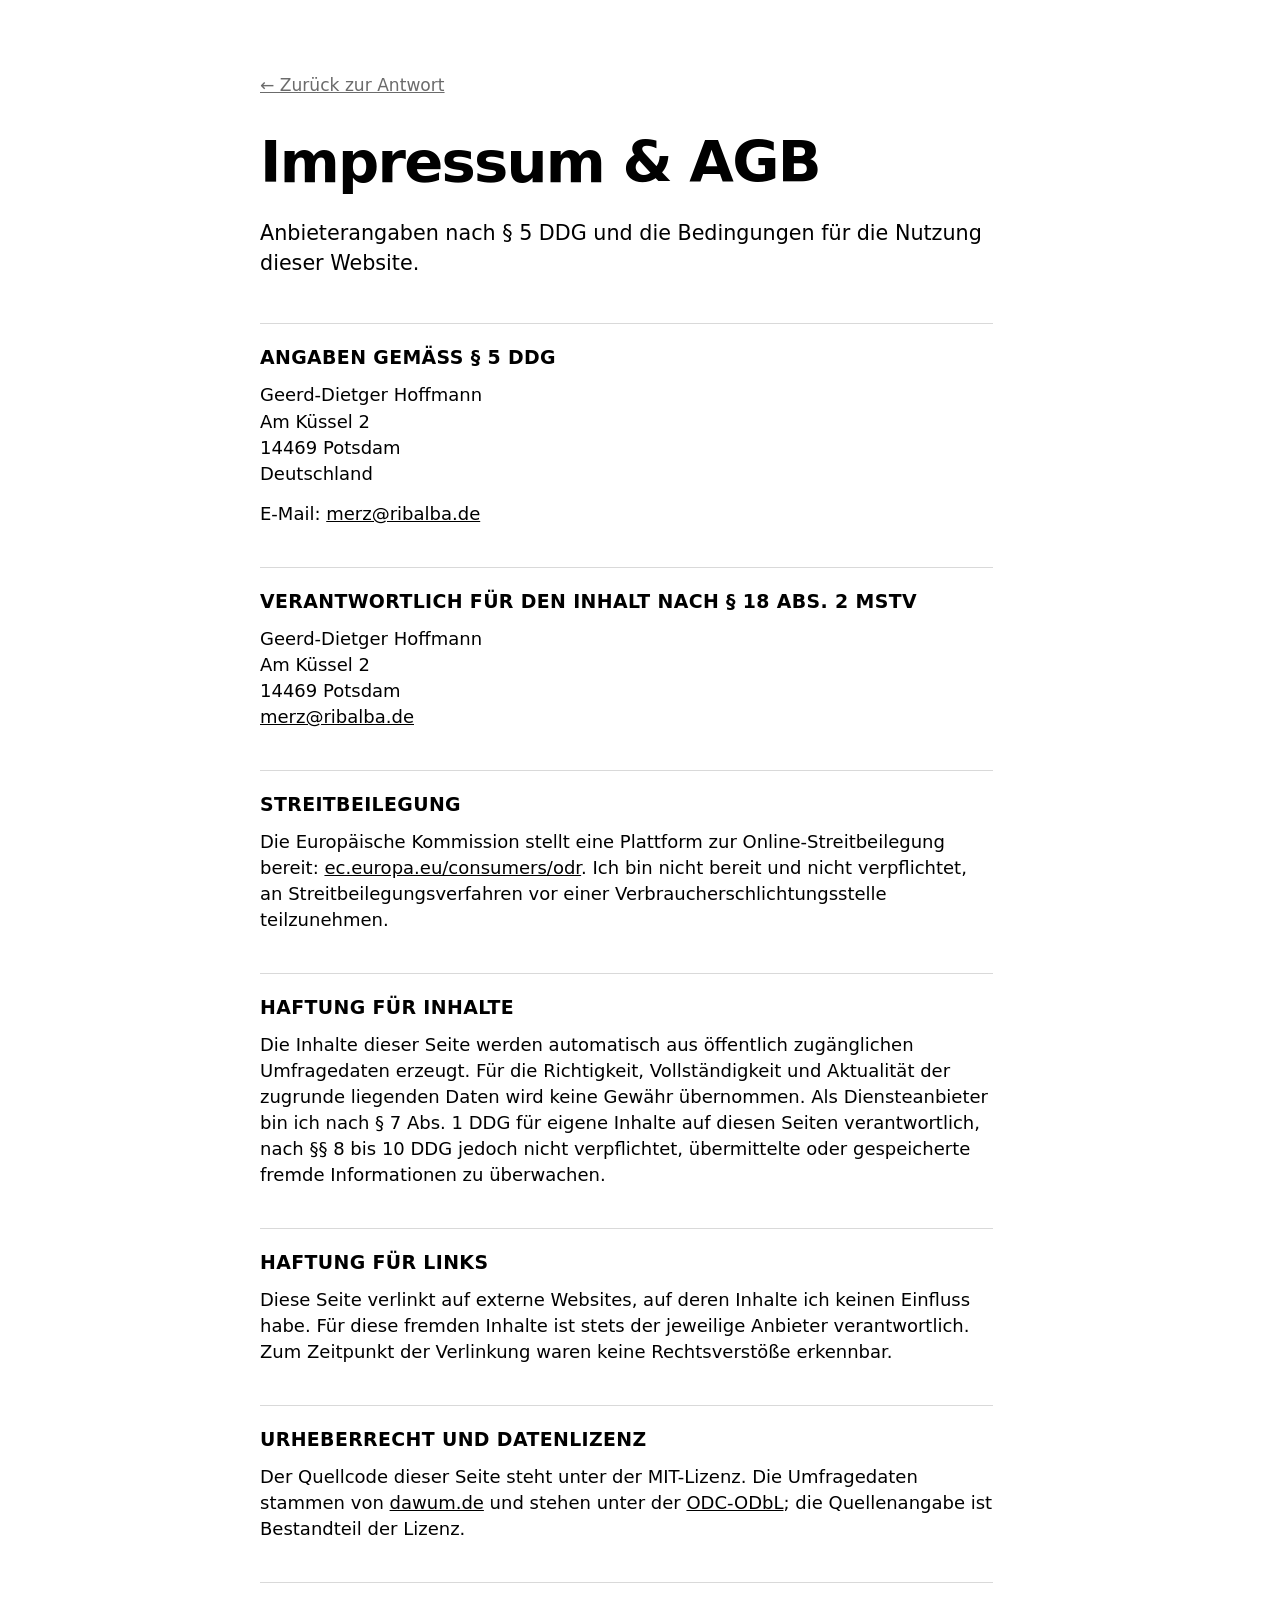
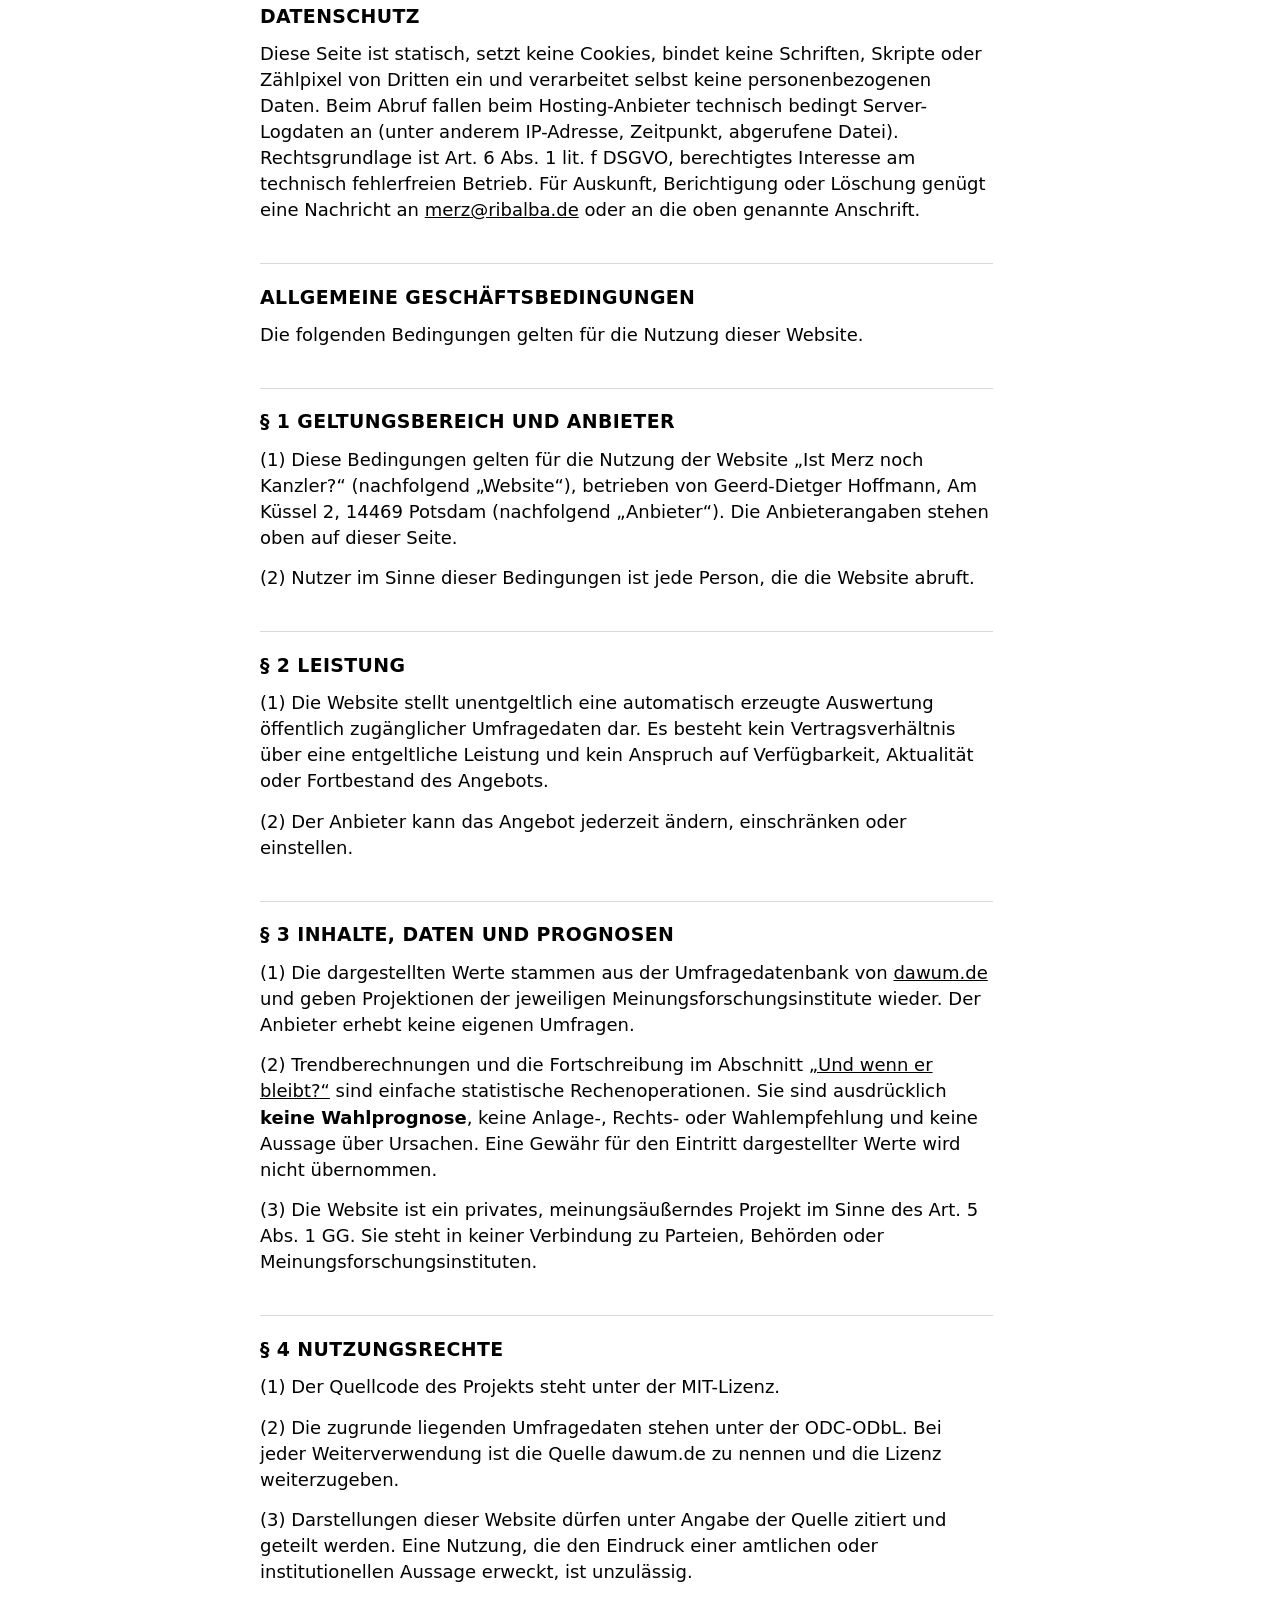
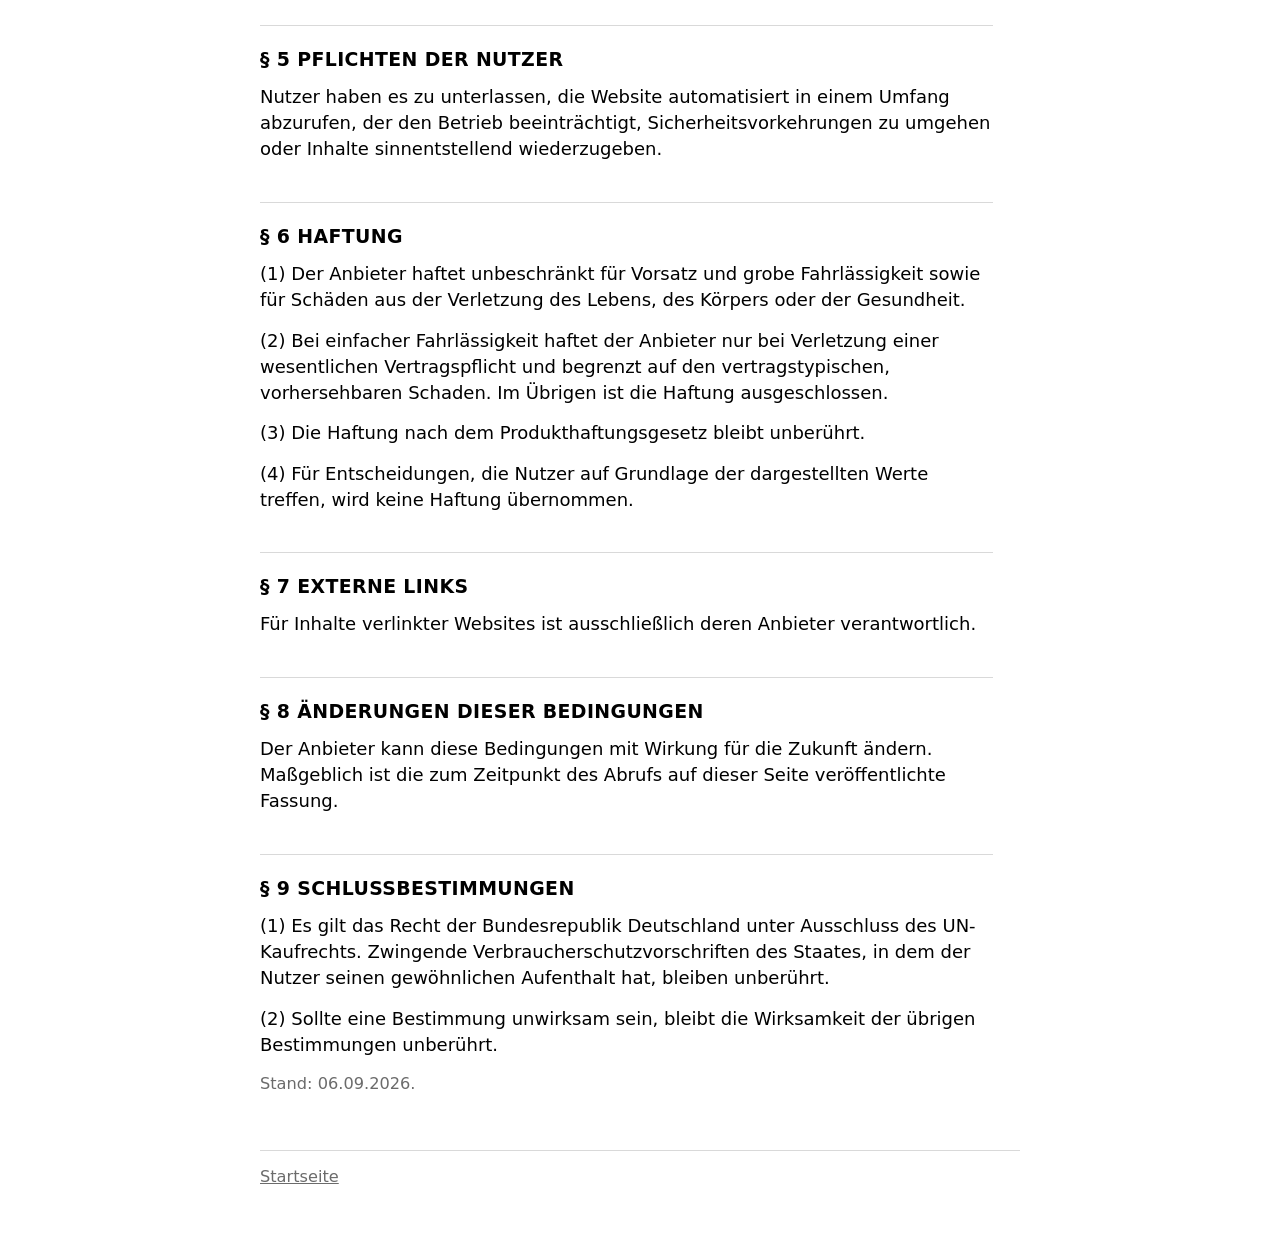
<file: site/impressum.html>
<!doctype html>
<html lang="de">
<head>
<meta charset="utf-8">
<meta name="viewport" content="width=device-width, initial-scale=1">
<title>Impressum &amp; AGB – Ist Merz noch Kanzler?</title>
<meta name="description" content="Impressum nach § 5 DDG sowie die Allgemeinen Geschäftsbedingungen dieser Website.">
<meta name="robots" content="noindex">
<style>
  :root {
    --ink: #000;
    --muted: #6b6b6b;
    --rule: #d9d9d9;
    --paper: #fff;
    --afd: #009ee0;   /* Parteifarbe, nur für die Trendlinie */
    --poll: #9a9a9a;
  }
  html { background: var(--paper); color: var(--ink);
         font: 18px/1.45 system-ui, -apple-system, "Segoe UI", Roboto, sans-serif; }
  body { margin: 0; }
  main { max-width: 760px; margin: 0 auto; padding: 8vh 20px 6vh; }
  h1 { font-size: 1.15rem; font-weight: 400; color: var(--muted); margin: 0 0 .25em; letter-spacing: .01em; }
  .answer { font-size: clamp(3.2rem, 12vw, 7.5rem); font-weight: 900; line-height: .95;
            letter-spacing: -.03em; margin: 0 0 .35em; }
  .day { font-size: 1.15rem; margin: 0 0 3rem; }
  .day b { font-weight: 700; font-variant-numeric: tabular-nums; }

  .pair { display: grid; grid-template-columns: 1fr 1fr; gap: 24px; margin: 0 0 2.5rem;
          border-top: 2px solid var(--ink); padding-top: 14px; }
  .pair p { margin: 0; }
  .pair .v { font-size: 2.6rem; font-weight: 800; letter-spacing: -.02em; line-height: 1.1;
             font-variant-numeric: tabular-nums; }
  .pair .l { color: var(--muted); font-size: .95rem; }
  .delta { font-weight: 700; }

  figure { margin: 0 0 1.5rem; }
  figure svg { width: 100%; height: auto; display: block; }
  figcaption { color: var(--muted); font-size: .9rem; margin-top: .5rem; max-width: 60ch; }
  .grid { stroke: var(--rule); stroke-width: 1; }
  .tick { fill: var(--muted); font-size: 12px; font-family: inherit; }
  .baseline { stroke: var(--ink); stroke-width: 1; stroke-dasharray: 4 4; }
  .poll { fill: var(--poll); opacity: .6; }
  .trend { fill: none; stroke: var(--afd); stroke-width: 2.5; stroke-linejoin: round; }
  .fit { fill: none; stroke: var(--ink); stroke-width: 1.5; }
  .fit-ext { fill: none; stroke: var(--afd); stroke-width: 2.5; stroke-dasharray: 6 5; }
  .band { fill: var(--afd); opacity: .10; }
  .marker { stroke: var(--muted); stroke-width: 1; stroke-dasharray: 2 3; }

  summary { cursor: pointer; color: var(--muted); font-size: .95rem; list-style: none; }
  summary::-webkit-details-marker { display: none; }
  summary::before { content: "\25B8\00A0"; }
  details[open] > summary::before { content: "\25BE\00A0"; }
  details[open] > summary { margin-bottom: .9rem; }
  summary:hover { color: var(--ink); }
  details.prose { border-top: 1px solid var(--rule); padding-top: 14px; margin-bottom: 1.5rem; }

  .method { border-top: 1px solid var(--rule); padding-top: 14px; color: var(--muted);
            font-size: .9rem; max-width: 64ch; }
  .method p { margin: 0 0 .7em; }
  a { color: inherit; }

  /* Textseiten (Impressum, AGB, Prognose) */
  .page-title { font-size: clamp(2rem, 7vw, 3.2rem); font-weight: 900; letter-spacing: -.03em;
                line-height: 1; margin: 0 0 1.5rem; color: var(--ink); }
  .lede { font-size: 1.15rem; margin: 0 0 2.5rem; max-width: 64ch; }
  .prose { max-width: 64ch; }
  .prose h2 { font-size: 1.05rem; font-weight: 700; letter-spacing: .02em; text-transform: uppercase;
              margin: 2.2rem 0 .6rem; border-top: 1px solid var(--rule); padding-top: 1.1rem; }
  .prose h3 { font-size: 1rem; font-weight: 700; margin: 1.4rem 0 .3rem; }
  .prose p, .prose li { font-size: 1rem; }
  .prose p { margin: 0 0 .8em; }
  .prose ul, .prose ol { margin: 0 0 .8em; padding-left: 1.3em; }
  .prose li { margin: 0 0 .3em; }
  .prose address { font-style: normal; margin: 0 0 .8em; }
  .prose .small { color: var(--muted); font-size: .9rem; }

  .projection { border-top: 2px solid var(--ink); margin-top: 3.5rem; padding-top: 1.4rem; }
  .section-head { font-size: clamp(1.6rem, 5vw, 2.4rem); font-weight: 900; letter-spacing: -.02em;
                  line-height: 1.05; margin: 0 0 .6rem; }
  .projection .lede { margin-bottom: 1.2rem; }
  .answer.proj { font-size: clamp(2.8rem, 10vw, 6rem); color: var(--afd); margin-bottom: .2em; }
  .projection .day { margin-bottom: 2rem; }
  .projection .method { margin-top: 1.5rem; }

  .backlink { display: inline-block; margin: 0 0 2rem; font-size: .95rem; color: var(--muted); }
  nav.site { border-top: 1px solid var(--rule); margin-top: 3rem; padding-top: 14px;
             color: var(--muted); font-size: .9rem; }
  nav.site a { margin-right: 1.2em; }

  @media (max-width: 480px) { .pair { grid-template-columns: 1fr; gap: 14px; } }
</style>
</head>
<body>
<main>
  <a class="backlink" href="index.html">&larr; Zurück zur Antwort</a>
  <h1 class="page-title">Impressum &amp; AGB</h1>
  <p class="lede">Anbieterangaben nach § 5 DDG und die Bedingungen für die Nutzung dieser Website.</p>

  <div class="prose">
    <h2>Angaben gemäß § 5 DDG</h2>
    <address>
      Geerd-Dietger Hoffmann<br>
      Am Küssel 2<br>
      14469 Potsdam<br>
      Deutschland
    </address>
    <p>E-Mail: <a href="mailto:merz@ribalba.de">merz@ribalba.de</a></p>

    <h2>Verantwortlich für den Inhalt nach § 18 Abs. 2 MStV</h2>
    <address>
      Geerd-Dietger Hoffmann<br>
      Am Küssel 2<br>
      14469 Potsdam<br>
      <a href="mailto:merz@ribalba.de">merz@ribalba.de</a>
    </address>

    <h2>Streitbeilegung</h2>
    <p>Die Europäische Kommission stellt eine Plattform zur Online-Streitbeilegung bereit:
      <a href="https://ec.europa.eu/consumers/odr/">ec.europa.eu/consumers/odr</a>.
      Ich bin nicht bereit und nicht verpflichtet, an Streitbeilegungsverfahren vor einer
      Verbraucherschlichtungsstelle teilzunehmen.</p>

    <h2>Haftung für Inhalte</h2>
    <p>Die Inhalte dieser Seite werden automatisch aus öffentlich zugänglichen Umfragedaten
      erzeugt. Für die Richtigkeit, Vollständigkeit und Aktualität der zugrunde liegenden
      Daten wird keine Gewähr übernommen. Als Diensteanbieter bin ich nach § 7 Abs. 1 DDG
      für eigene Inhalte auf diesen Seiten verantwortlich, nach §§ 8 bis 10 DDG jedoch nicht
      verpflichtet, übermittelte oder gespeicherte fremde Informationen zu überwachen.</p>

    <h2>Haftung für Links</h2>
    <p>Diese Seite verlinkt auf externe Websites, auf deren Inhalte ich keinen Einfluss habe.
      Für diese fremden Inhalte ist stets der jeweilige Anbieter verantwortlich. Zum Zeitpunkt
      der Verlinkung waren keine Rechtsverstöße erkennbar.</p>

    <h2>Urheberrecht und Datenlizenz</h2>
    <p>Der Quellcode dieser Seite steht unter der MIT-Lizenz. Die Umfragedaten stammen von
      <a href="https://dawum.de/">dawum.de</a> und stehen unter der
      <a href="https://opendatacommons.org/licenses/odbl/1-0/">ODC-ODbL</a>; die Quellenangabe
      ist Bestandteil der Lizenz.</p>

    <h2>Datenschutz</h2>
    <p>Diese Seite ist statisch, setzt keine Cookies, bindet keine Schriften, Skripte oder
      Zählpixel von Dritten ein und verarbeitet selbst keine personenbezogenen Daten. Beim
      Abruf fallen beim Hosting-Anbieter technisch bedingt Server-Logdaten an (unter anderem
      IP-Adresse, Zeitpunkt, abgerufene Datei). Rechtsgrundlage ist Art. 6 Abs. 1 lit. f
      DSGVO, berechtigtes Interesse am technisch fehlerfreien Betrieb. Für Auskunft,
      Berichtigung oder Löschung genügt eine Nachricht an <a href="mailto:merz@ribalba.de">merz@ribalba.de</a> oder an die oben genannte Anschrift.</p>

    <h2>Allgemeine Geschäftsbedingungen</h2>
    <p>Die folgenden Bedingungen gelten für die Nutzung dieser Website.</p>

    <h2>§ 1 Geltungsbereich und Anbieter</h2>
    <p>(1) Diese Bedingungen gelten für die Nutzung der Website „Ist Merz noch Kanzler?“
      (nachfolgend „Website“), betrieben von Geerd-Dietger Hoffmann, Am Küssel 2,
      14469 Potsdam (nachfolgend „Anbieter“). Die Anbieterangaben stehen oben auf dieser Seite.</p>
    <p>(2) Nutzer im Sinne dieser Bedingungen ist jede Person, die die Website abruft.</p>

    <h2>§ 2 Leistung</h2>
    <p>(1) Die Website stellt unentgeltlich eine automatisch erzeugte Auswertung
      öffentlich zugänglicher Umfragedaten dar. Es besteht kein Vertragsverhältnis über eine
      entgeltliche Leistung und kein Anspruch auf Verfügbarkeit, Aktualität oder Fortbestand
      des Angebots.</p>
    <p>(2) Der Anbieter kann das Angebot jederzeit ändern, einschränken oder einstellen.</p>

    <h2>§ 3 Inhalte, Daten und Prognosen</h2>
    <p>(1) Die dargestellten Werte stammen aus der Umfragedatenbank von
      <a href="https://dawum.de/">dawum.de</a> und geben Projektionen der jeweiligen
      Meinungsforschungsinstitute wieder. Der Anbieter erhebt keine eigenen Umfragen.</p>
    <p>(2) Trendberechnungen und die Fortschreibung im Abschnitt
      <a href="index.html#prognose">„Und wenn er bleibt?“</a> sind einfache statistische Rechenoperationen.
      Sie sind ausdrücklich <strong>keine Wahlprognose</strong>, keine Anlage-, Rechts- oder
      Wahlempfehlung und keine Aussage über Ursachen. Eine Gewähr für den Eintritt
      dargestellter Werte wird nicht übernommen.</p>
    <p>(3) Die Website ist ein privates, meinungsäußerndes Projekt im Sinne des Art. 5 Abs. 1
      GG. Sie steht in keiner Verbindung zu Parteien, Behörden oder
      Meinungsforschungsinstituten.</p>

    <h2>§ 4 Nutzungsrechte</h2>
    <p>(1) Der Quellcode des Projekts steht unter der MIT-Lizenz.</p>
    <p>(2) Die zugrunde liegenden Umfragedaten stehen unter der ODC-ODbL. Bei jeder
      Weiterverwendung ist die Quelle dawum.de zu nennen und die Lizenz weiterzugeben.</p>
    <p>(3) Darstellungen dieser Website dürfen unter Angabe der Quelle zitiert und geteilt
      werden. Eine Nutzung, die den Eindruck einer amtlichen oder institutionellen Aussage
      erweckt, ist unzulässig.</p>

    <h2>§ 5 Pflichten der Nutzer</h2>
    <p>Nutzer haben es zu unterlassen, die Website automatisiert in einem Umfang abzurufen,
      der den Betrieb beeinträchtigt, Sicherheitsvorkehrungen zu umgehen oder Inhalte
      sinnentstellend wiederzugeben.</p>

    <h2>§ 6 Haftung</h2>
    <p>(1) Der Anbieter haftet unbeschränkt für Vorsatz und grobe Fahrlässigkeit sowie für
      Schäden aus der Verletzung des Lebens, des Körpers oder der Gesundheit.</p>
    <p>(2) Bei einfacher Fahrlässigkeit haftet der Anbieter nur bei Verletzung einer
      wesentlichen Vertragspflicht und begrenzt auf den vertragstypischen, vorhersehbaren
      Schaden. Im Übrigen ist die Haftung ausgeschlossen.</p>
    <p>(3) Die Haftung nach dem Produkthaftungsgesetz bleibt unberührt.</p>
    <p>(4) Für Entscheidungen, die Nutzer auf Grundlage der dargestellten Werte treffen,
      wird keine Haftung übernommen.</p>

    <h2>§ 7 Externe Links</h2>
    <p>Für Inhalte verlinkter Websites ist ausschließlich deren Anbieter verantwortlich.</p>

    <h2>§ 8 Änderungen dieser Bedingungen</h2>
    <p>Der Anbieter kann diese Bedingungen mit Wirkung für die Zukunft ändern. Maßgeblich ist
      die zum Zeitpunkt des Abrufs auf dieser Seite veröffentlichte Fassung.</p>

    <h2>§ 9 Schlussbestimmungen</h2>
    <p>(1) Es gilt das Recht der Bundesrepublik Deutschland unter Ausschluss des UN-Kaufrechts.
      Zwingende Verbraucherschutzvorschriften des Staates, in dem der Nutzer seinen
      gewöhnlichen Aufenthalt hat, bleiben unberührt.</p>
    <p>(2) Sollte eine Bestimmung unwirksam sein, bleibt die Wirksamkeit der übrigen
      Bestimmungen unberührt.</p>

    <p class="small">Stand: 06.09.2026.</p>
  </div>

  <nav class="site">
    <a href="index.html">Startseite</a>
  </nav>
</main>
</body>
</html>
</file>
